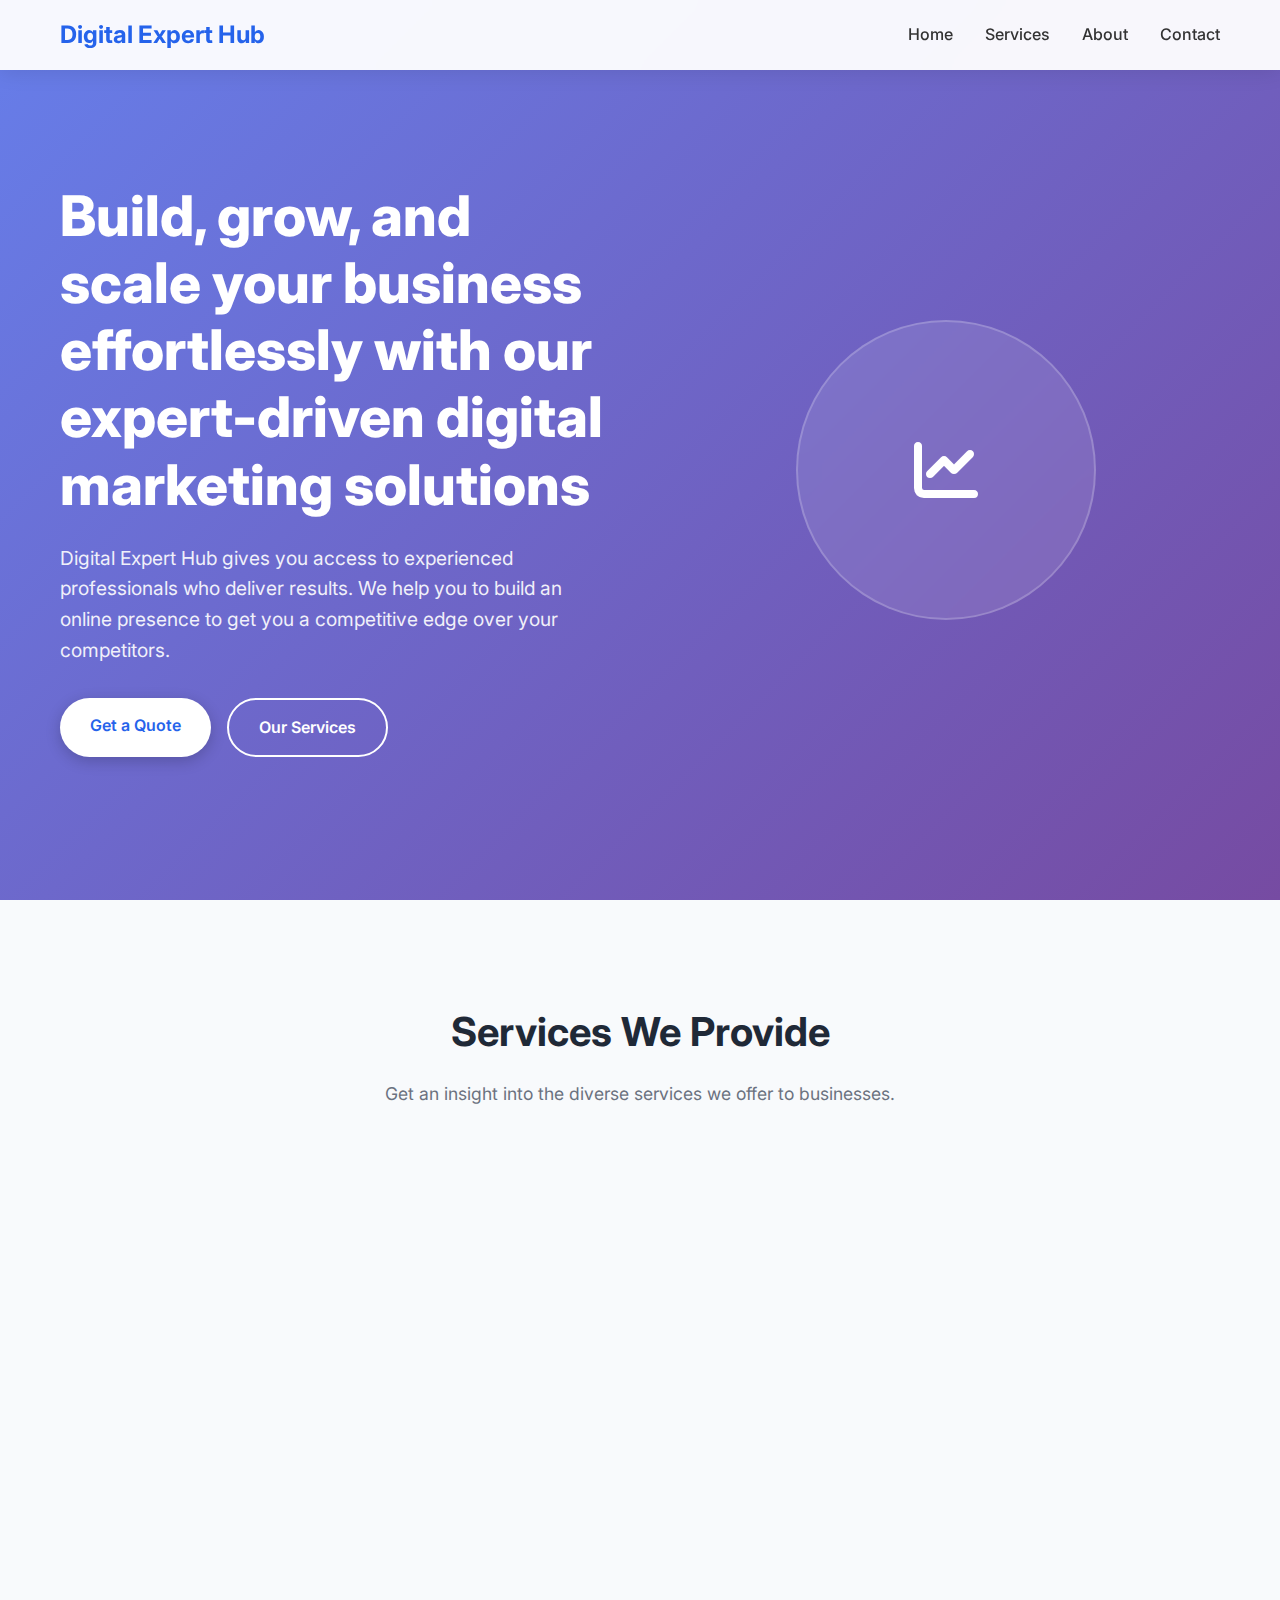
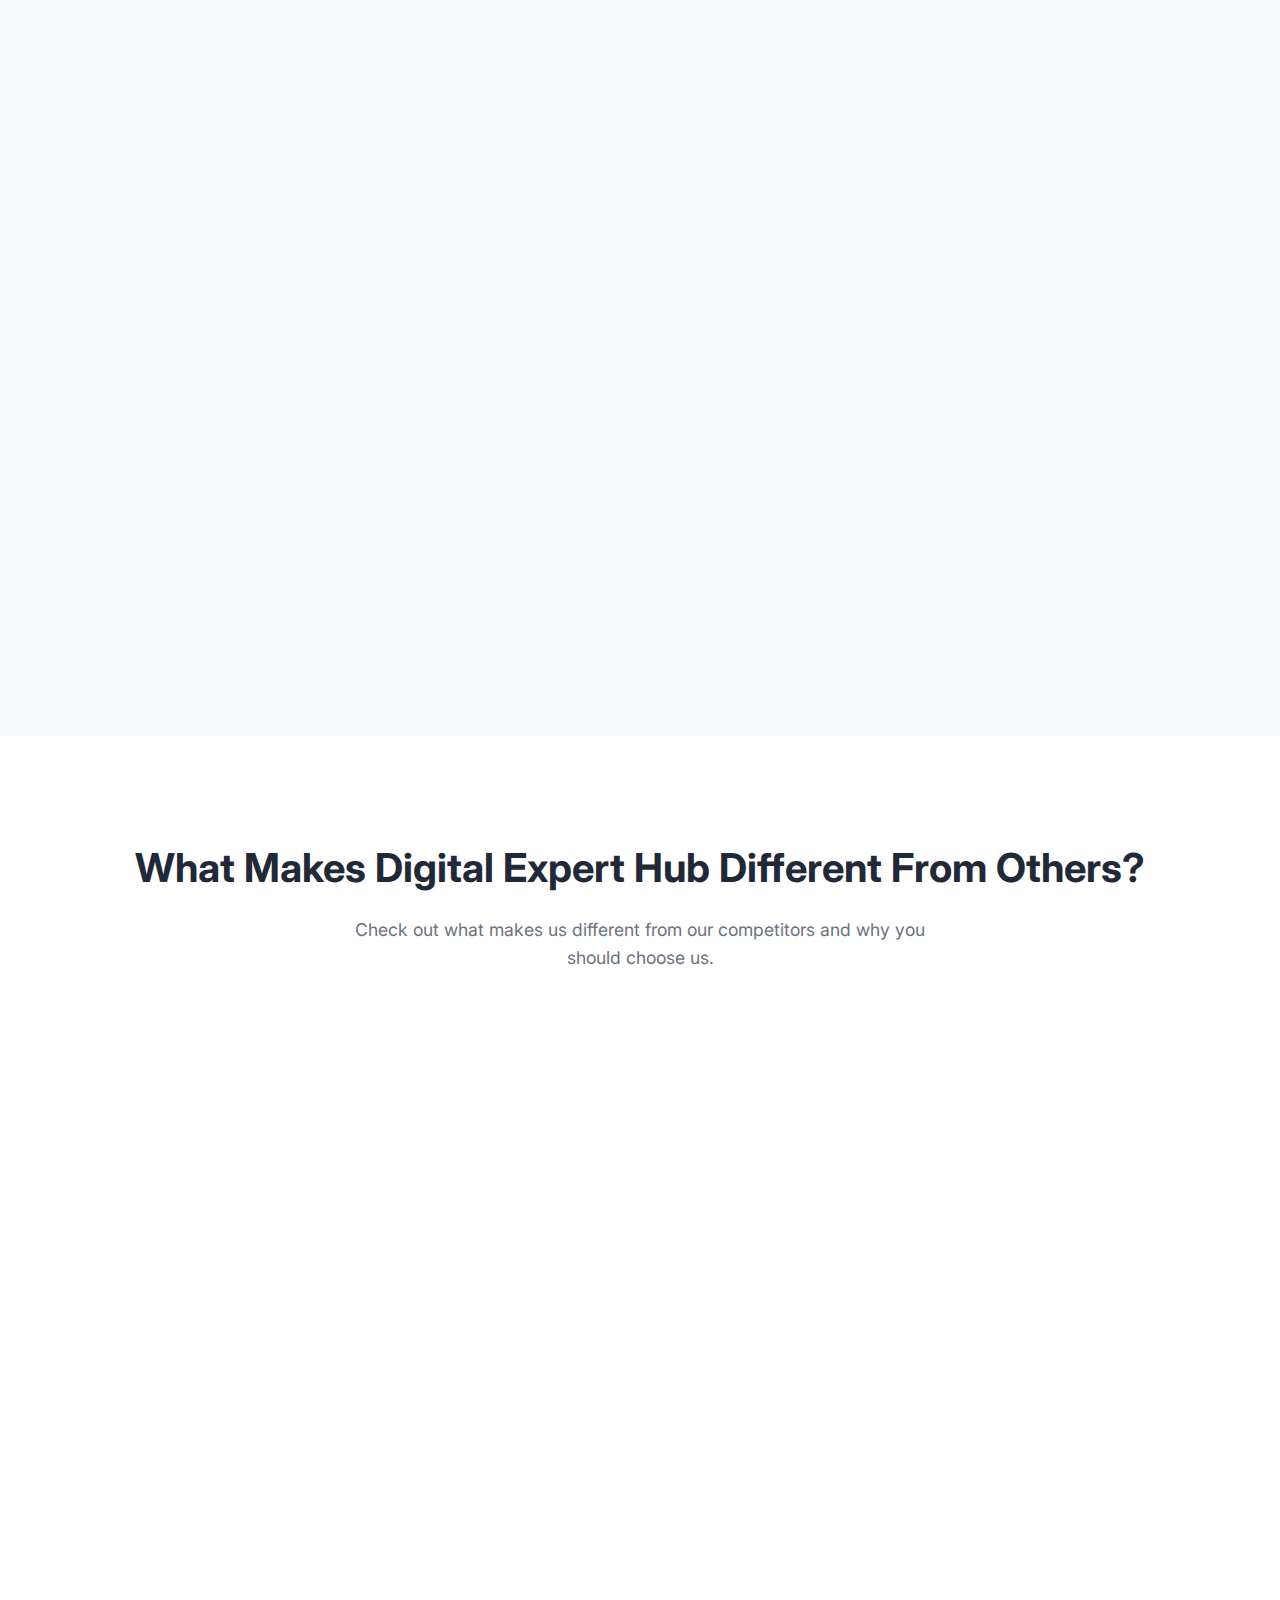
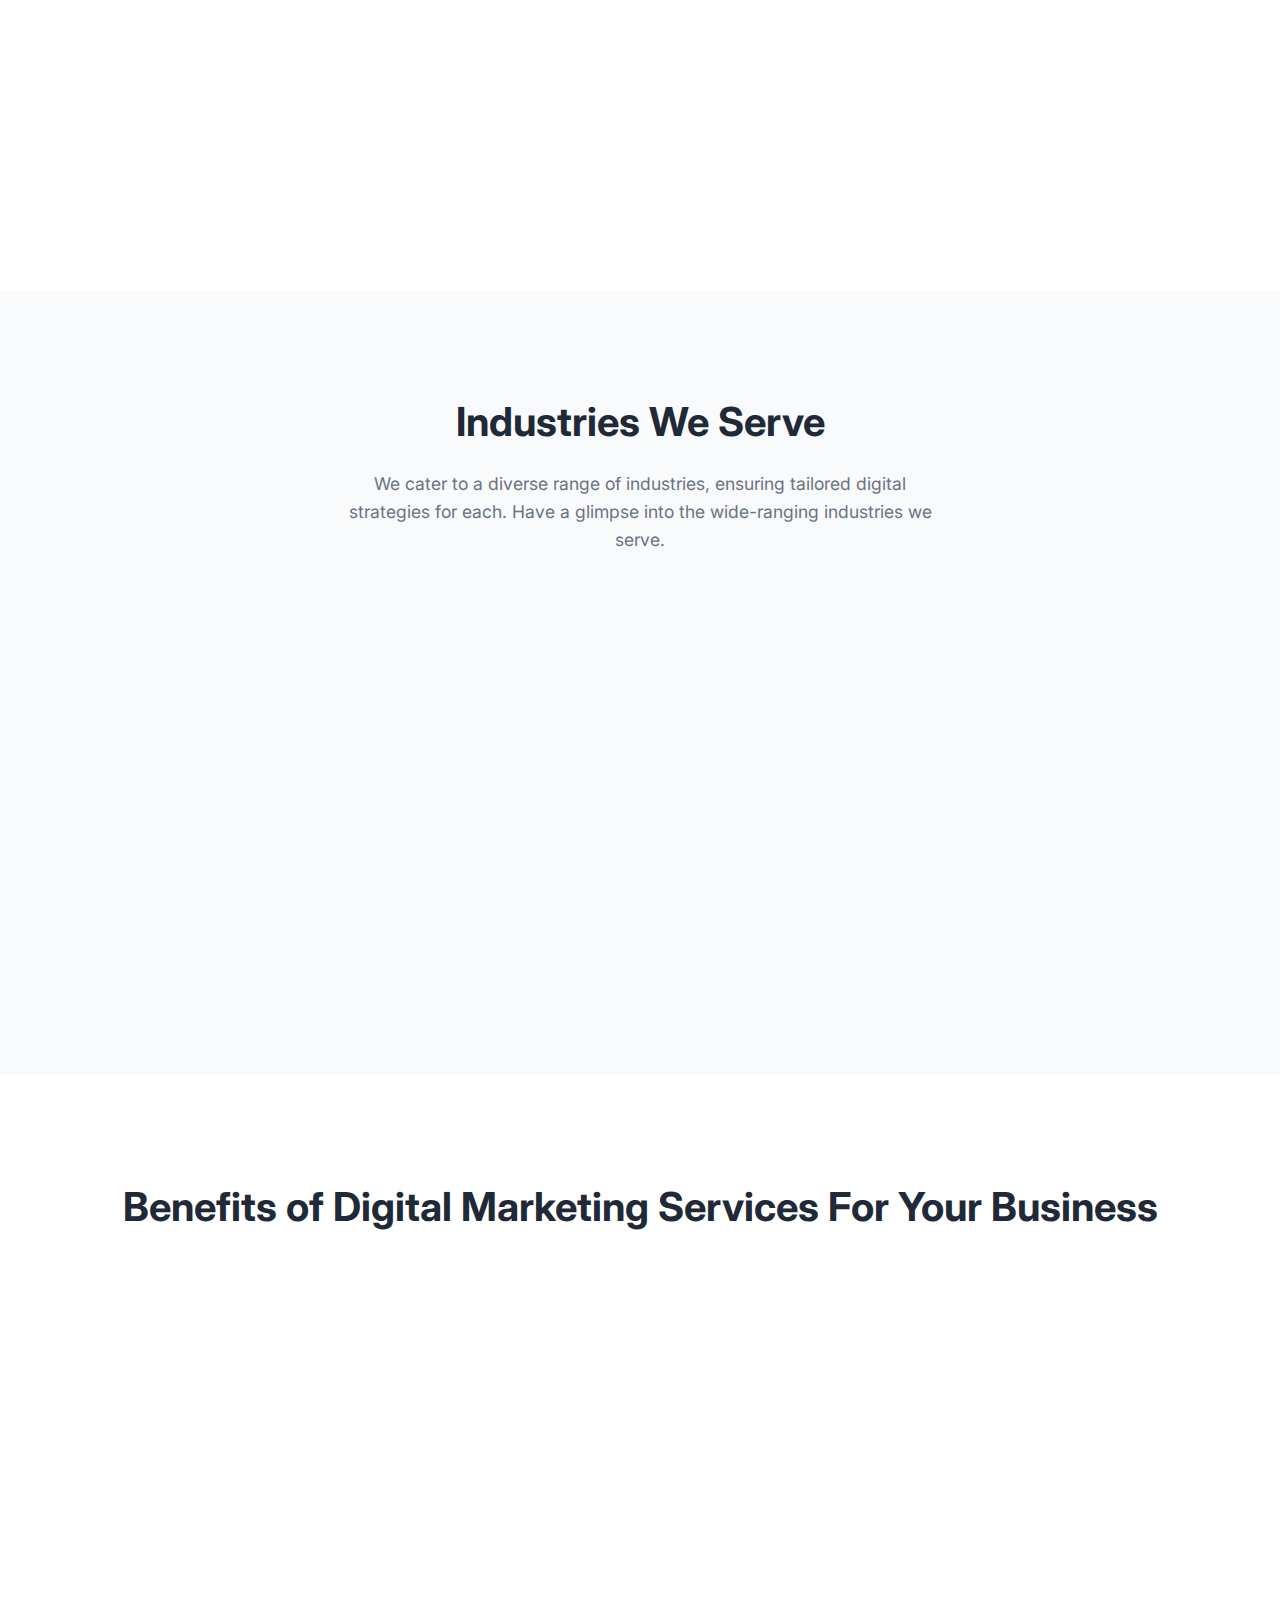
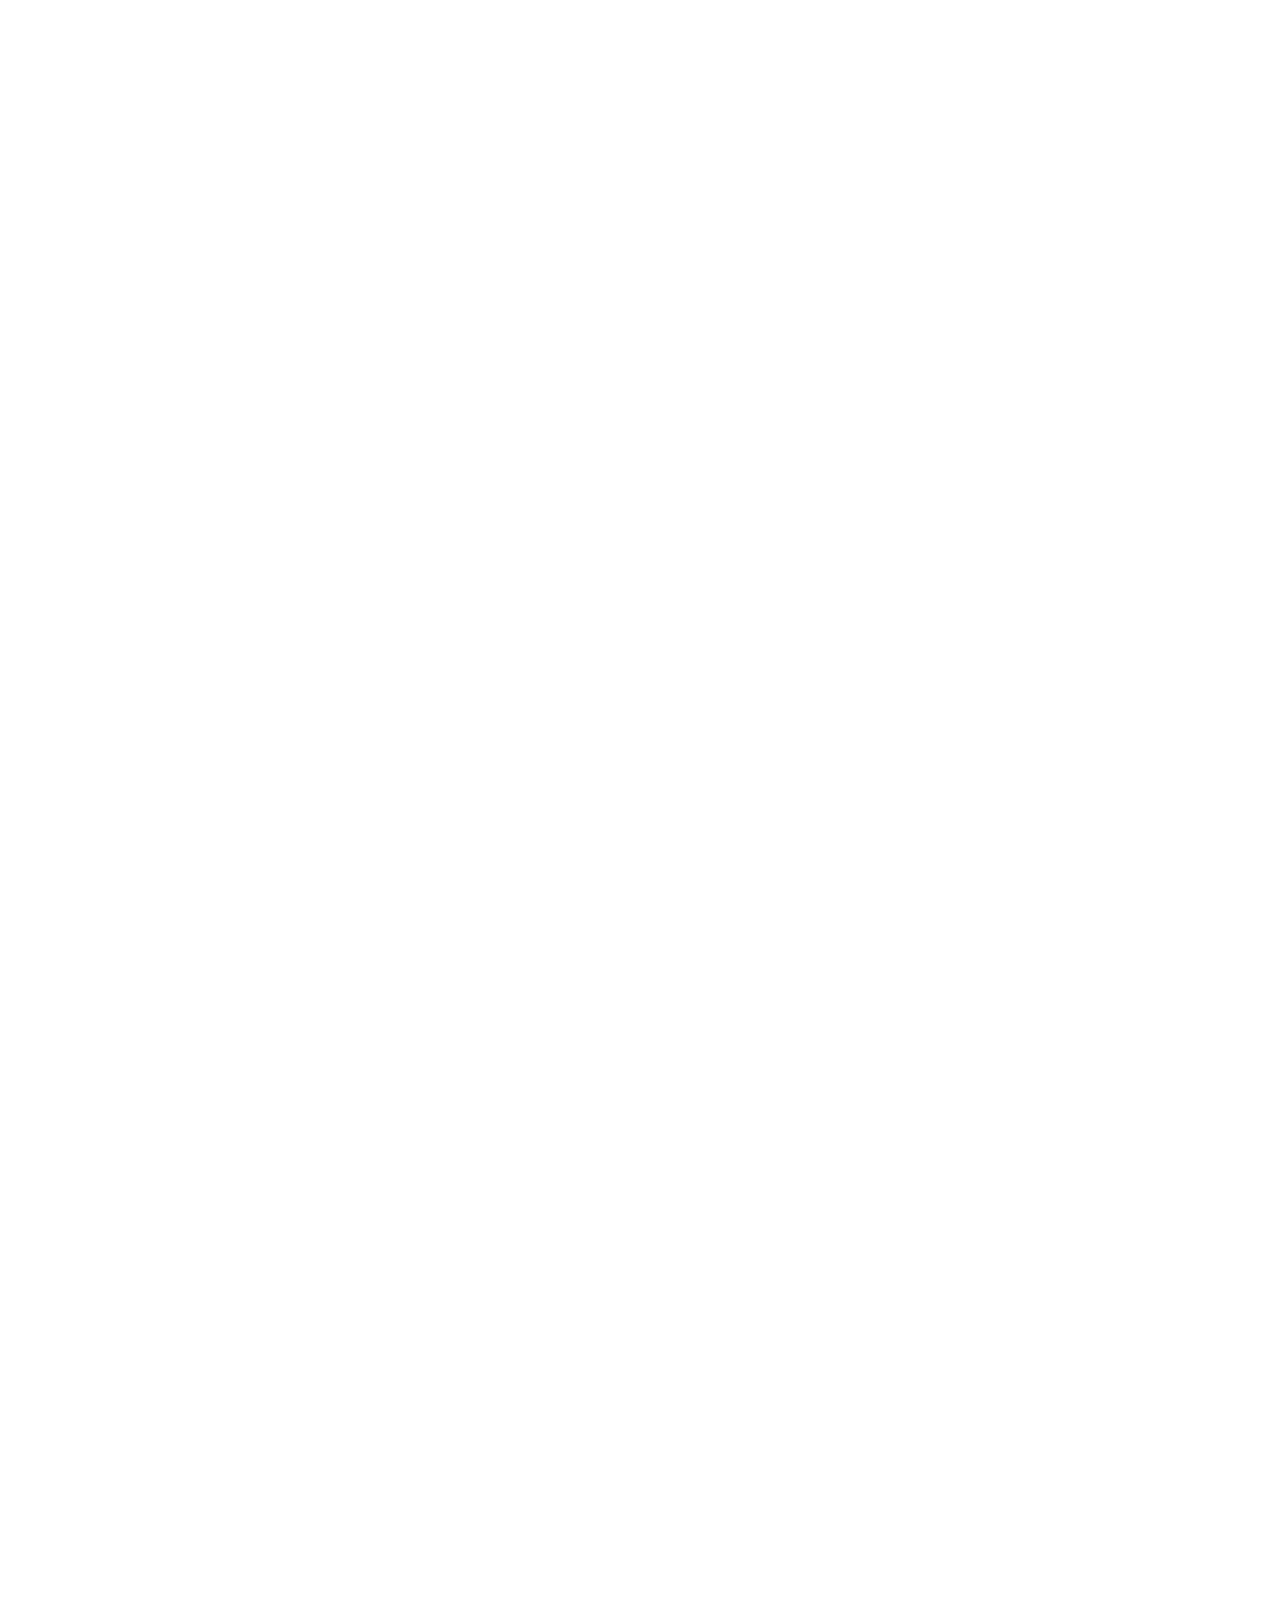
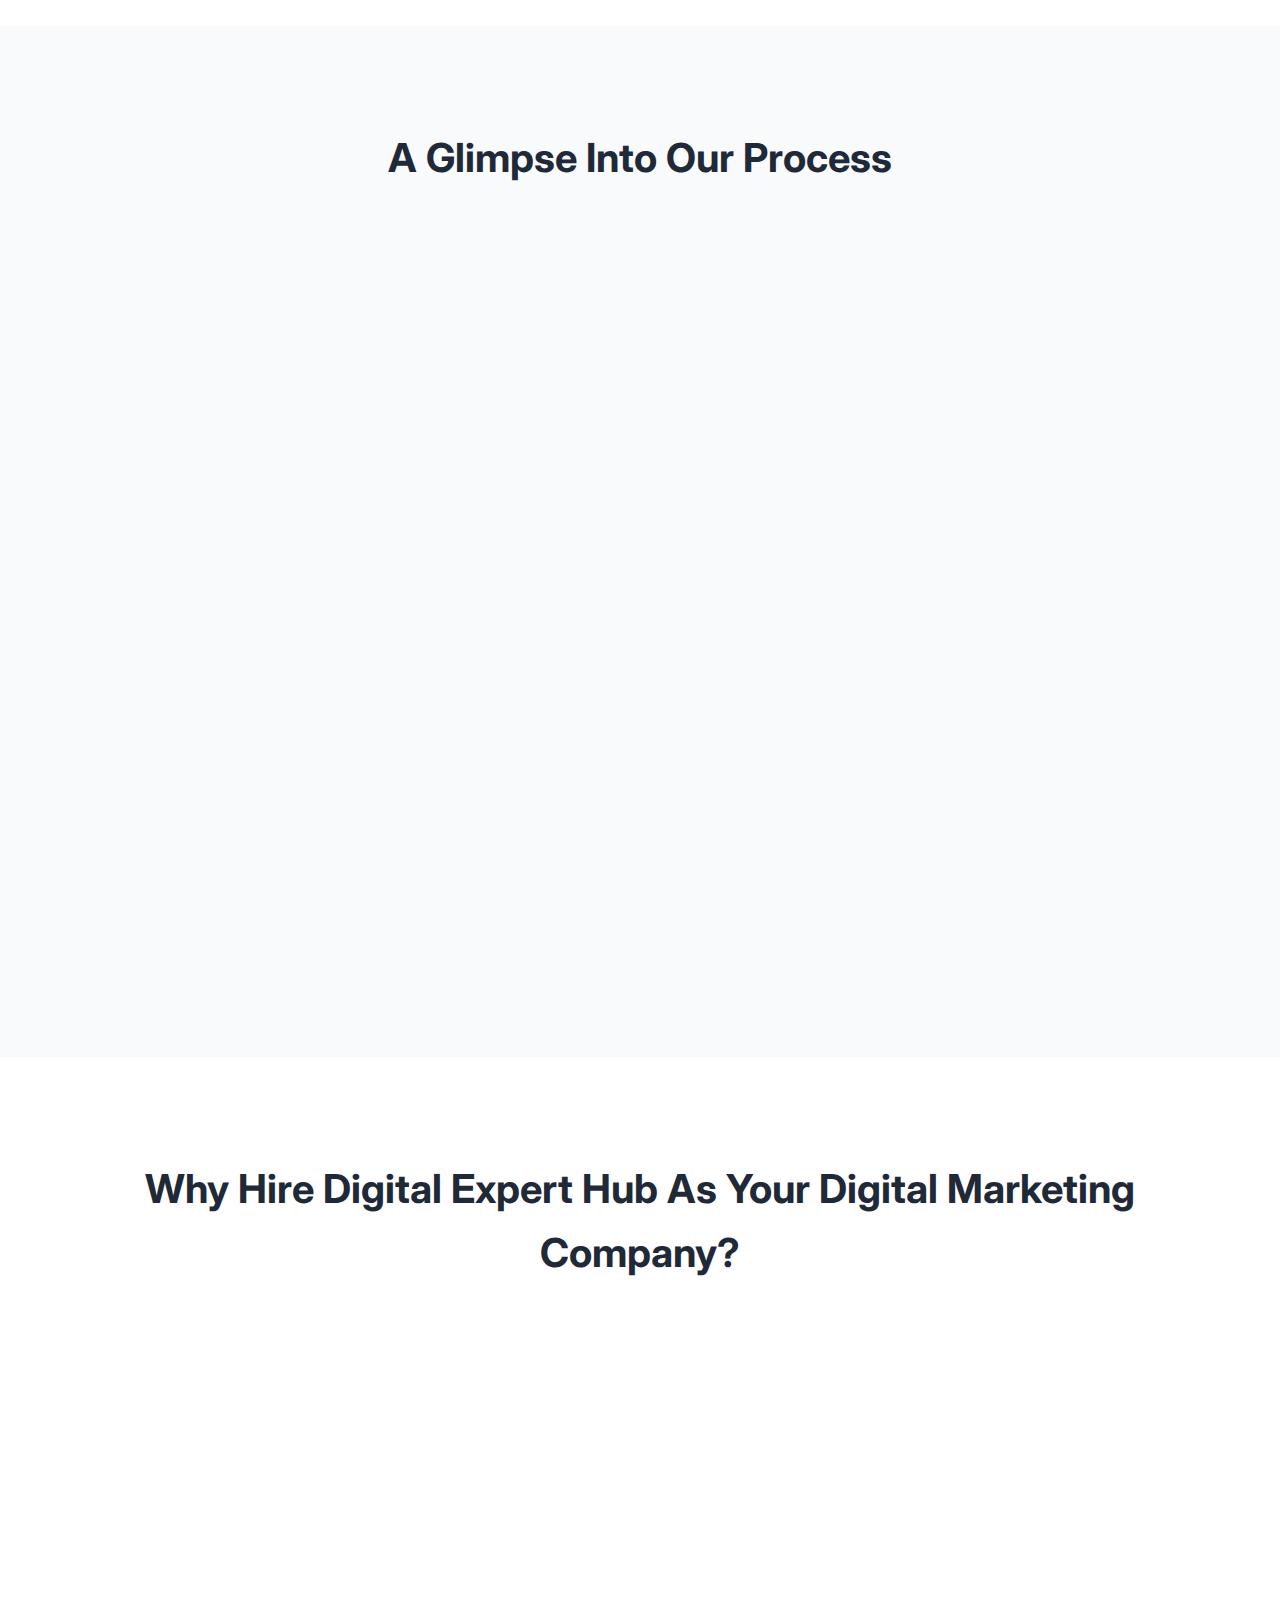
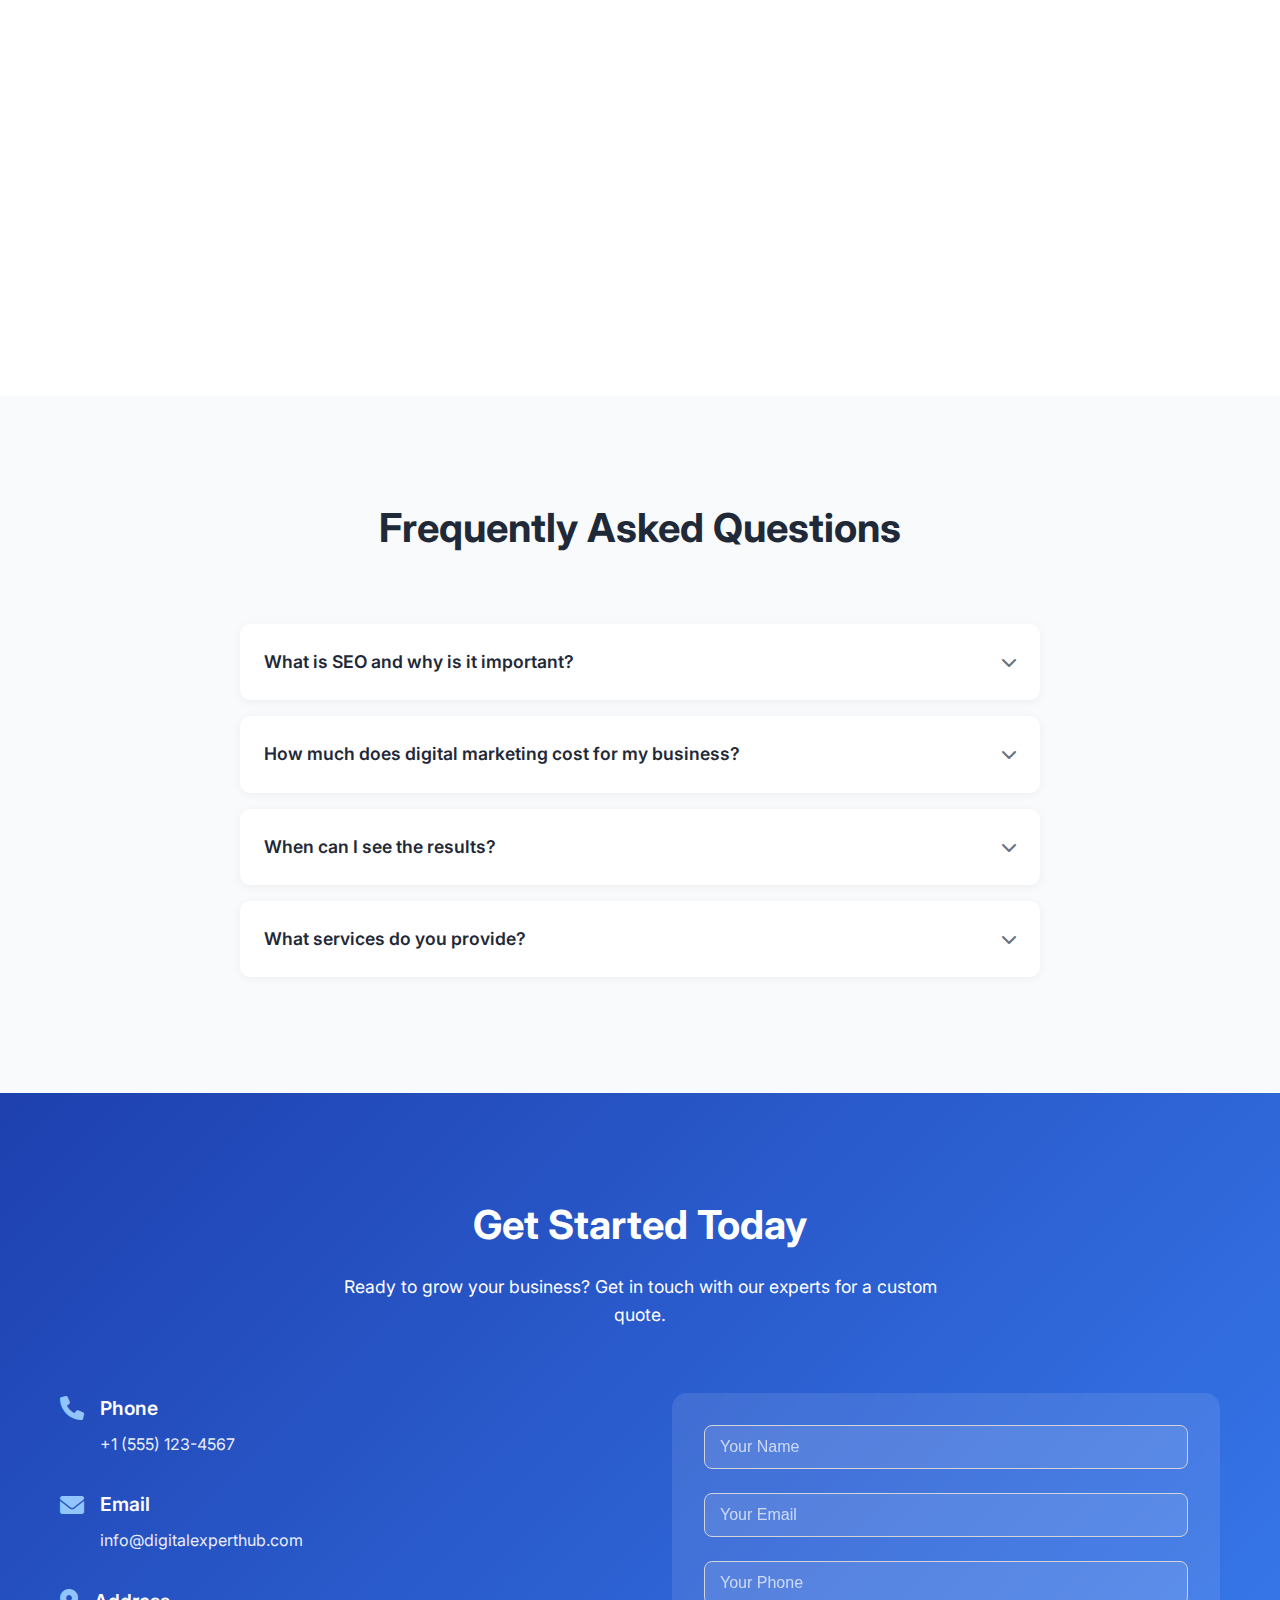
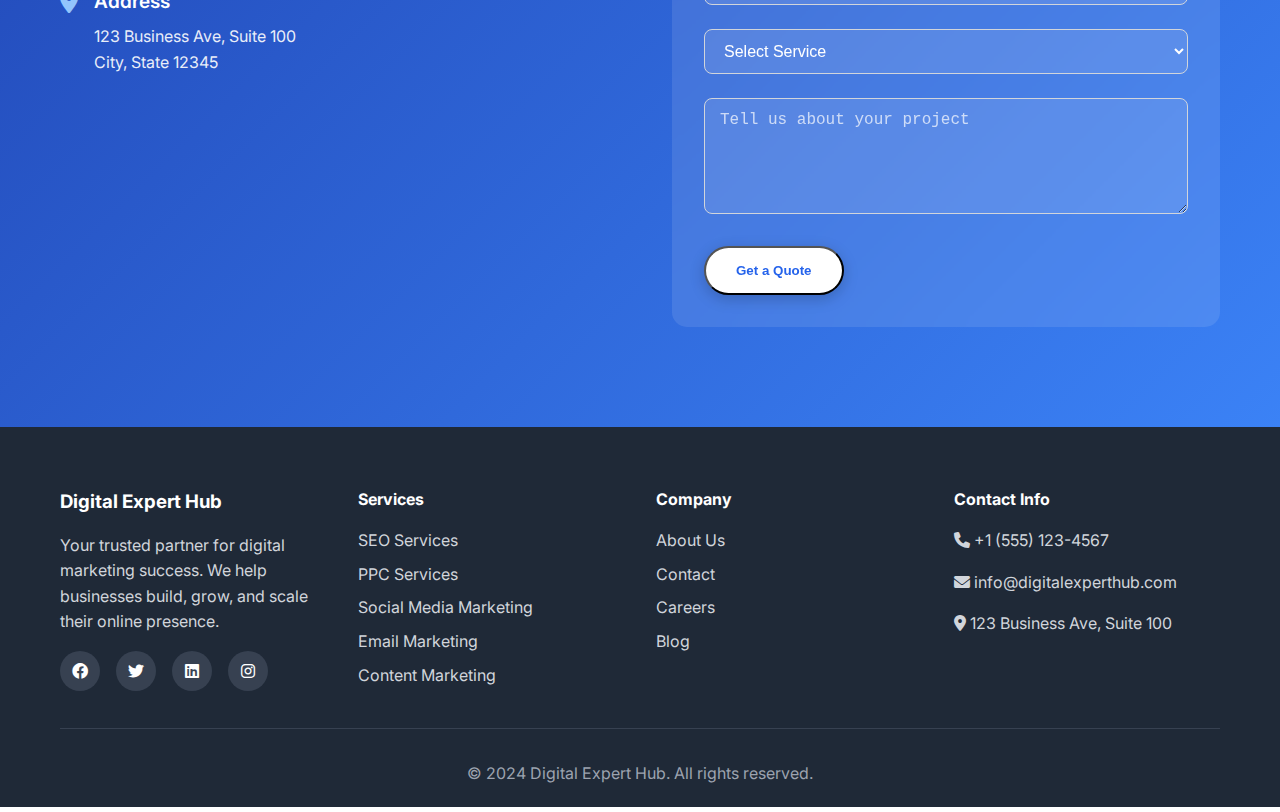
<file: index.html>
<!DOCTYPE html>
<html lang="en">
<head>
    <meta charset="UTF-8">
    <meta name="viewport" content="width=device-width, initial-scale=1.0">
    <meta name="description" content="Digital Expert Hub - Leading digital marketing agency offering SEO, PPC, social media marketing, email marketing, and content marketing services. Build, grow, and scale your business effortlessly.">
    <meta name="keywords" content="digital marketing agency, digital marketing company, digital marketing services, SEO services, PPC services, social media marketing, email marketing, content marketing">
    <title>Digital Expert Hub - Premier Digital Marketing Agency | SEO, PPC & More</title>
    <link rel="stylesheet" href="styles.css">
    <link href="https://cdnjs.cloudflare.com/ajax/libs/font-awesome/6.0.0/css/all.min.css" rel="stylesheet">
    <link href="https://fonts.googleapis.com/css2?family=Inter:wght@300;400;500;600;700;800&display=swap" rel="stylesheet">
</head>
<body>
    <!-- Navigation -->
    <nav class="navbar">
        <div class="nav-container">
            <div class="nav-logo">
                <h2>Digital Expert Hub</h2>
            </div>
            <ul class="nav-menu">
                <li><a href="index.html">Home</a></li>
                <li><a href="services.html">Services</a></li>
                <li><a href="about.html">About</a></li>
                <li><a href="contact.html">Contact</a></li>
            </ul>
            <div class="nav-toggle">
                <span class="bar"></span>
                <span class="bar"></span>
                <span class="bar"></span>
            </div>
        </div>
    </nav>

    <!-- Hero Section -->
    <section id="home" class="hero">
        <div class="hero-container">
            <div class="hero-content">
                <h1>Build, grow, and scale your business effortlessly with our expert-driven digital marketing solutions</h1>
                <p>Digital Expert Hub gives you access to experienced professionals who deliver results. We help you to build an online presence to get you a competitive edge over your competitors.</p>
                <div class="hero-buttons">
                    <a href="contact.html" class="btn-primary">Get a Quote</a>
                    <a href="services.html" class="btn-secondary">Our Services</a>
                </div>
            </div>
            <div class="hero-image">
                <div class="hero-graphic">
                    <i class="fas fa-chart-line"></i>
                </div>
            </div>
        </div>
    </section>

    <!-- Services Section -->
    <section id="services" class="services">
        <div class="container">
            <div class="section-header">
                <h2>Services We Provide</h2>
                <p>Get an insight into the diverse services we offer to businesses.</p>
            </div>
            <div class="services-grid">
                <div class="service-card">
                    <div class="service-icon">
                        <i class="fas fa-search"></i>
                    </div>
                    <h3>SEO</h3>
                    <p>Our team of search engine optimization services providers helps you reach the right audience by optimizing your website to bring you increased traffic and visibility. We bring you higher search engine rankings and ensure sustainable growth in the long run. Our experts implement proven strategies to keep you ahead of competitors.</p>
                </div>
                <div class="service-card">
                    <div class="service-icon">
                        <i class="fas fa-mouse-pointer"></i>
                    </div>
                    <h3>PPC</h3>
                    <p>Our pay-per-click services bring you immediate visibility and fast results by ensuring your ads appear on the search result pages. We make sure your ads are seen by the right audience by targeting specific demography, interests, locations, and keywords. Maximize your ROI with precision-targeted PPC ads.</p>
                </div>
                <div class="service-card">
                    <div class="service-icon">
                        <i class="fab fa-facebook"></i>
                    </div>
                    <h3>Social Media Marketing</h3>
                    <p>We help you reach a wider audience and make your brand recognizable with our social media marketing services. Our social media executives create engaging content for your social platforms to build your online presence and get engagement. Strengthen customer relationships through strategic social media marketing.</p>
                </div>
                <div class="service-card">
                    <div class="service-icon">
                        <i class="fas fa-envelope"></i>
                    </div>
                    <h3>Email Marketing Services</h3>
                    <p>Our email marketing services help you to keep your potential customers engaged and informed, resulting in more traffic to your website and landing pages. Keep your customers engaged, improve retention, and drive more sales. Get measurable results with our email marketing services.</p>
                </div>
                <div class="service-card">
                    <div class="service-icon">
                        <i class="fas fa-pen-fancy"></i>
                    </div>
                    <h3>Content Marketing Services</h3>
                    <p>We help you establish thought leadership in the industry by creating high-quality and engaging content with our content marketing services. Boost search rankings with keyword-rich, high-quality content. We help you drive sales and increase revenue by building relationships with your customers.</p>
                </div>
                <div class="service-card">
                    <div class="service-icon">
                        <i class="fas fa-user-tie"></i>
                    </div>
                    <h3>Buyer Persona Creation</h3>
                    <p>We create detailed buyer personas to help you understand your target audience better. Our buyer persona creation services ensure your marketing efforts are precisely targeted and more effective.</p>
                </div>
            </div>
        </div>
    </section>

    <!-- What Makes Us Different -->
    <section id="about" class="differentiators">
        <div class="container">
            <div class="section-header">
                <h2>What Makes Digital Expert Hub Different From Others?</h2>
                <p>Check out what makes us different from our competitors and why you should choose us.</p>
            </div>
            <div class="differentiators-grid">
                <div class="diff-card">
                    <div class="diff-icon">
                        <i class="fas fa-graduation-cap"></i>
                    </div>
                    <h3>Expertise</h3>
                    <p>Digital Expert Hub has years of experience in digital marketing and has helped thousands of businesses grow their online presence. From designing your website to promoting it on social media, we handle everything for you.</p>
                </div>
                <div class="diff-card">
                    <div class="diff-icon">
                        <i class="fas fa-cogs"></i>
                    </div>
                    <h3>Custom Solutions</h3>
                    <p>We create personalized digital marketing solutions tailored to your business needs. Instead, we devise tailored solutions depending on your needs, requirements and goals to bring you the desired results within the stipulated time period.</p>
                </div>
                <div class="diff-card">
                    <div class="diff-icon">
                        <i class="fas fa-trophy"></i>
                    </div>
                    <h3>Proven Track Record</h3>
                    <p>We deliver proven results, not just promises. We have helped thousands of businesses improve their search engine rankings, grow their organic traffic, and get leads.</p>
                </div>
                <div class="diff-card">
                    <div class="diff-icon">
                        <i class="fas fa-dollar-sign"></i>
                    </div>
                    <h3>Cost-Effective Solutions</h3>
                    <p>Our services do not ask you to break the bank and think about your budget. Our digital marketing services are cost-effective and can be easily afforded by businesses of all sizes.</p>
                </div>
            </div>
        </div>
    </section>

    <!-- Industries Section -->
    <section id="industries" class="industries">
        <div class="container">
            <div class="section-header">
                <h2>Industries We Serve</h2>
                <p>We cater to a diverse range of industries, ensuring tailored digital strategies for each. Have a glimpse into the wide-ranging industries we serve.</p>
            </div>
            <div class="industries-grid">
                <div class="industry-item">
                    <i class="fas fa-credit-card"></i>
                    <span>Fintech</span>
                </div>
                <div class="industry-item">
                    <i class="fas fa-heartbeat"></i>
                    <span>Healthcare</span>
                </div>
                <div class="industry-item">
                    <i class="fas fa-building"></i>
                    <span>Real Estate</span>
                </div>
                <div class="industry-item">
                    <i class="fas fa-shopping-cart"></i>
                    <span>E-commerce</span>
                </div>
                <div class="industry-item">
                    <i class="fas fa-graduation-cap"></i>
                    <span>E-learning</span>
                </div>
                <div class="industry-item">
                    <i class="fas fa-link"></i>
                    <span>Blockchain Technology</span>
                </div>
            </div>
        </div>
    </section>

    <!-- Benefits Section -->
    <section class="benefits">
        <div class="container">
            <div class="section-header">
                <h2>Benefits of Digital Marketing Services For Your Business</h2>
            </div>
            <div class="benefits-grid">
                <div class="benefit-item">
                    <div class="benefit-icon">
                        <i class="fas fa-eye"></i>
                    </div>
                    <h3>Increased Online Visibility and Brand Awareness</h3>
                    <p>Reach a wider audience with the help of digital marketing for businesses. Digital marketing helps you find new markets and customers, increasing your online visibility and brand awareness. Unlock a strong online presence for your business partnering with our digital marketing agency.</p>
                </div>
                <div class="benefit-item">
                    <div class="benefit-icon">
                        <i class="fas fa-chess"></i>
                    </div>
                    <h3>Competitive Edge</h3>
                    <p>Stay ahead by adapting to market trends and customer behaviors in real time. With this, you can stay ahead of your competitors and get an edge over them in the market thanks to digital marketing services for businesses.</p>
                </div>
                <div class="benefit-item">
                    <div class="benefit-icon">
                        <i class="fas fa-users"></i>
                    </div>
                    <h3>Customer Engagement and Loyalty</h3>
                    <p>Create personalized experiences for customers, foster stronger relationships, and build customer loyalty with digital marketing services. Digital marketing enables you to have real-time interaction with your customers on social media platforms and improve your customer service.</p>
                </div>
                <div class="benefit-item">
                    <div class="benefit-icon">
                        <i class="fas fa-chart-bar"></i>
                    </div>
                    <h3>Measurable Results</h3>
                    <p>Businesses can now measure the success of their efforts, and figure out what's working and what's not with digital marketing campaigns. These campaigns are easily trackable and help businesses make data-driven decisions. It helps you to precisely target your audience depending on their interests and behaviors.</p>
                </div>
                <div class="benefit-item">
                    <div class="benefit-icon">
                        <i class="fas fa-piggy-bank"></i>
                    </div>
                    <h3>Cost-Effective</h3>
                    <p>Another notable benefit of digital marketing is that this is cost-effective. Affordable solutions that maximize ROI without exceeding your budget. These are easily affordable and bring the best return on investment. Get the desired results without spending huge dollars.</p>
                </div>
            </div>
        </div>
    </section>

    <!-- Process Section -->
    <section id="process" class="process">
        <div class="container">
            <div class="section-header">
                <h2>A Glimpse Into Our Process</h2>
            </div>
            <div class="process-timeline">
                <div class="process-step">
                    <div class="step-number">1</div>
                    <div class="step-content">
                        <h3>Research and Analysis</h3>
                        <p>We get to understand your target audience first, analyze your competitors, and conduct extensive keyword research to find the phrases your audience uses online.</p>
                    </div>
                </div>
                <div class="process-step">
                    <div class="step-number">2</div>
                    <div class="step-content">
                        <h3>Custom Strategy</h3>
                        <p>Depending on your needs and goals, we prepare a custom strategy to bring you the results within the said time frame.</p>
                    </div>
                </div>
                <div class="process-step">
                    <div class="step-number">3</div>
                    <div class="step-content">
                        <h3>Content Creation</h3>
                        <p>We create high-quality, engaging, and informative content for your website and social media handles to boost your website's search engine rankings.</p>
                    </div>
                </div>
                <div class="process-step">
                    <div class="step-number">4</div>
                    <div class="step-content">
                        <h3>Execution</h3>
                        <p>Next, we run targeted campaigns and build relationships with your audience on social media platforms to get you leads.</p>
                    </div>
                </div>
                <div class="process-step">
                    <div class="step-number">5</div>
                    <div class="step-content">
                        <h3>Tracking Performance</h3>
                        <p>Lastly, we measure the performance of our efforts, identify what's working, and make the required tweaks to bring the results.</p>
                    </div>
                </div>
            </div>
        </div>
    </section>

    <!-- Why Choose Us -->
    <section class="why-choose">
        <div class="container">
            <div class="section-header">
                <h2>Why Hire Digital Expert Hub As Your Digital Marketing Company?</h2>
            </div>
            <div class="why-grid">
                <div class="why-item">
                    <h3>Years of Expertise</h3>
                    <p>We have 7+ years of experience as a digital marketing company and are widely regarded as the best digital marketing agency.</p>
                </div>
                <div class="why-item">
                    <h3>Desired Results</h3>
                    <p>We deliver real, measurable results—no empty promises. This is what makes us the best digital marketing agency.</p>
                </div>
                <div class="why-item">
                    <h3>Team of Professionals</h3>
                    <p>Our seasoned experts bring years of industry knowledge to every project and ensure you the desired results within the timeline.</p>
                </div>
                <div class="why-item">
                    <h3>Comprehensive Range of Services</h3>
                    <p>We do not offer one but a comprehensive range of services including search engine optimization services, pay-per-click services, email marketing, and content marketing services.</p>
                </div>
            </div>
        </div>
    </section>

    <!-- FAQ Section -->
    <section class="faq">
        <div class="container">
            <div class="section-header">
                <h2>Frequently Asked Questions</h2>
            </div>
            <div class="faq-container">
                <div class="faq-item">
                    <div class="faq-question">
                        <h3>What is SEO and why is it important?</h3>
                        <i class="fas fa-chevron-down"></i>
                    </div>
                    <div class="faq-answer">
                        <p>SEO refers to the search engine optimization services and is meant to improve the website's visibility in the search engine. This is done primarily to get visibility and leads.</p>
                    </div>
                </div>
                <div class="faq-item">
                    <div class="faq-question">
                        <h3>How much does digital marketing cost for my business?</h3>
                        <i class="fas fa-chevron-down"></i>
                    </div>
                    <div class="faq-answer">
                        <p>The digital marketing cost varies from business to business. Get in touch with our team to get a custom quote.</p>
                    </div>
                </div>
                <div class="faq-item">
                    <div class="faq-question">
                        <h3>When can I see the results?</h3>
                        <i class="fas fa-chevron-down"></i>
                    </div>
                    <div class="faq-answer">
                        <p>The results usually take around 3-6 months. But this is not fixed and varies depending on your niche, industry and the complexity.</p>
                    </div>
                </div>
                <div class="faq-item">
                    <div class="faq-question">
                        <h3>What services do you provide?</h3>
                        <i class="fas fa-chevron-down"></i>
                    </div>
                    <div class="faq-answer">
                        <p>We offer diverse digital marketing services to businesses such as: SEO, PPC, Content marketing, Email marketing</p>
                    </div>
                </div>
            </div>
        </div>
    </section>

    <!-- Contact Section -->
    <section id="contact" class="contact">
        <div class="container">
            <div class="section-header">
                <h2>Get Started Today</h2>
                <p>Ready to grow your business? Get in touch with our experts for a custom quote.</p>
            </div>
            <div class="contact-content">
                <div class="contact-info">
                    <div class="contact-item">
                        <i class="fas fa-phone"></i>
                        <div>
                            <h3>Phone</h3>
                            <p>+1 (555) 123-4567</p>
                        </div>
                    </div>
                    <div class="contact-item">
                        <i class="fas fa-envelope"></i>
                        <div>
                            <h3>Email</h3>
                            <p>info@digitalexperthub.com</p>
                        </div>
                    </div>
                    <div class="contact-item">
                        <i class="fas fa-map-marker-alt"></i>
                        <div>
                            <h3>Address</h3>
                            <p>123 Business Ave, Suite 100<br>City, State 12345</p>
                        </div>
                    </div>
                </div>
                <div class="contact-form">
                    <form>
                        <div class="form-group">
                            <input type="text" placeholder="Your Name" required>
                        </div>
                        <div class="form-group">
                            <input type="email" placeholder="Your Email" required>
                        </div>
                        <div class="form-group">
                            <input type="tel" placeholder="Your Phone">
                        </div>
                        <div class="form-group">
                            <select required>
                                <option value="">Select Service</option>
                                <option value="seo">SEO Services</option>
                                <option value="ppc">PPC Services</option>
                                <option value="social">Social Media Marketing</option>
                                <option value="email">Email Marketing</option>
                                <option value="content">Content Marketing</option>
                                <option value="all">All Services</option>
                            </select>
                        </div>
                        <div class="form-group">
                            <textarea placeholder="Tell us about your project" rows="5"></textarea>
                        </div>
                        <button type="submit" class="btn-primary">Get a Quote</button>
                    </form>
                </div>
            </div>
        </div>
    </section>

    <!-- Footer -->
    <footer class="footer">
        <div class="container">
            <div class="footer-content">
                <div class="footer-section">
                    <h3>Digital Expert Hub</h3>
                    <p>Your trusted partner for digital marketing success. We help businesses build, grow, and scale their online presence.</p>
                    <div class="social-links">
                        <a href="#"><i class="fab fa-facebook"></i></a>
                        <a href="#"><i class="fab fa-twitter"></i></a>
                        <a href="#"><i class="fab fa-linkedin"></i></a>
                        <a href="#"><i class="fab fa-instagram"></i></a>
                    </div>
                </div>
                <div class="footer-section">
                    <h4>Services</h4>
                    <ul>
                        <li><a href="services.html">SEO Services</a></li>
                        <li><a href="services.html">PPC Services</a></li>
                        <li><a href="services.html">Social Media Marketing</a></li>
                        <li><a href="services.html">Email Marketing</a></li>
                        <li><a href="services.html">Content Marketing</a></li>
                    </ul>
                </div>
                <div class="footer-section">
                    <h4>Company</h4>
                    <ul>
                        <li><a href="about.html">About Us</a></li>
                        <li><a href="contact.html">Contact</a></li>
                        <li><a href="#">Careers</a></li>
                        <li><a href="#">Blog</a></li>
                    </ul>
                </div>
                <div class="footer-section">
                    <h4>Contact Info</h4>
                    <p><i class="fas fa-phone"></i> +1 (555) 123-4567</p>
                    <p><i class="fas fa-envelope"></i> info@digitalexperthub.com</p>
                    <p><i class="fas fa-map-marker-alt"></i> 123 Business Ave, Suite 100</p>
                </div>
            </div>
            <div class="footer-bottom">
                <p>&copy; 2024 Digital Expert Hub. All rights reserved.</p>
            </div>
        </div>
    </footer>

    <script src="script.js"></script>
</body>
</html>
</file>
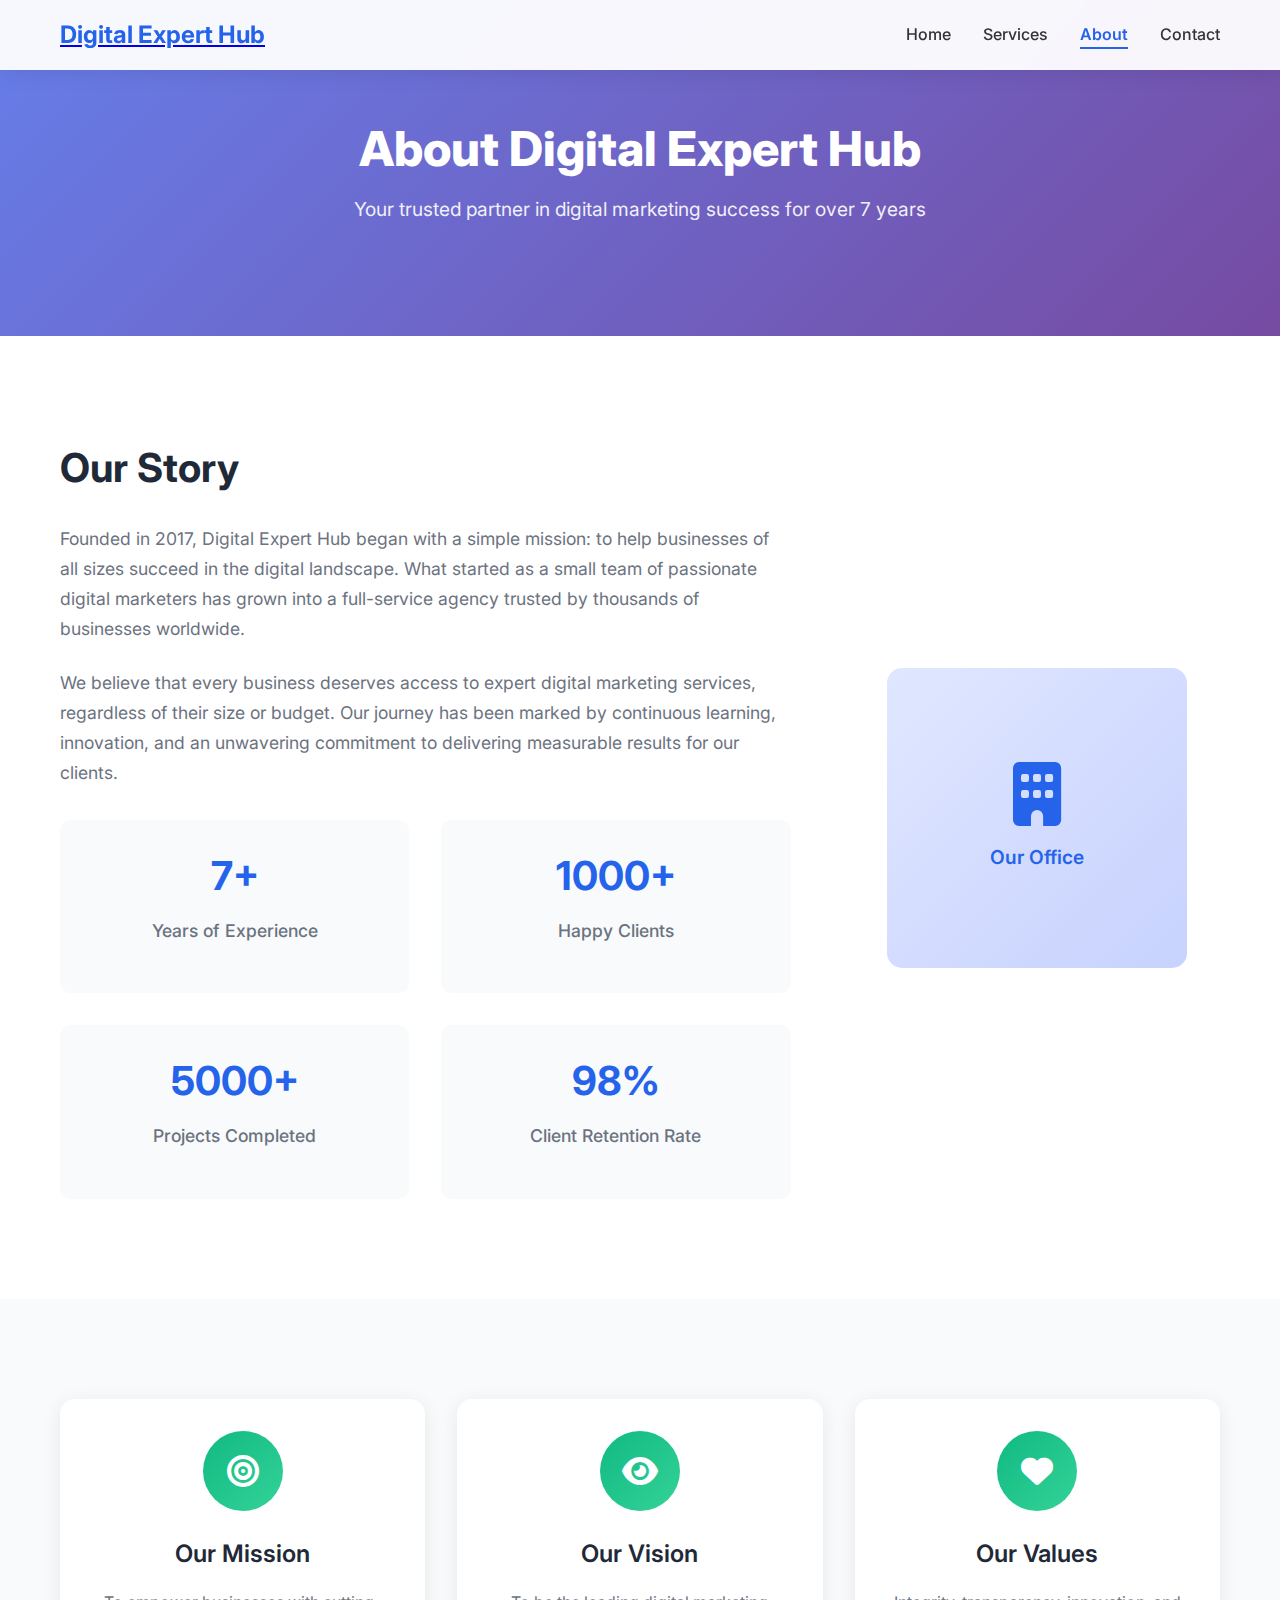
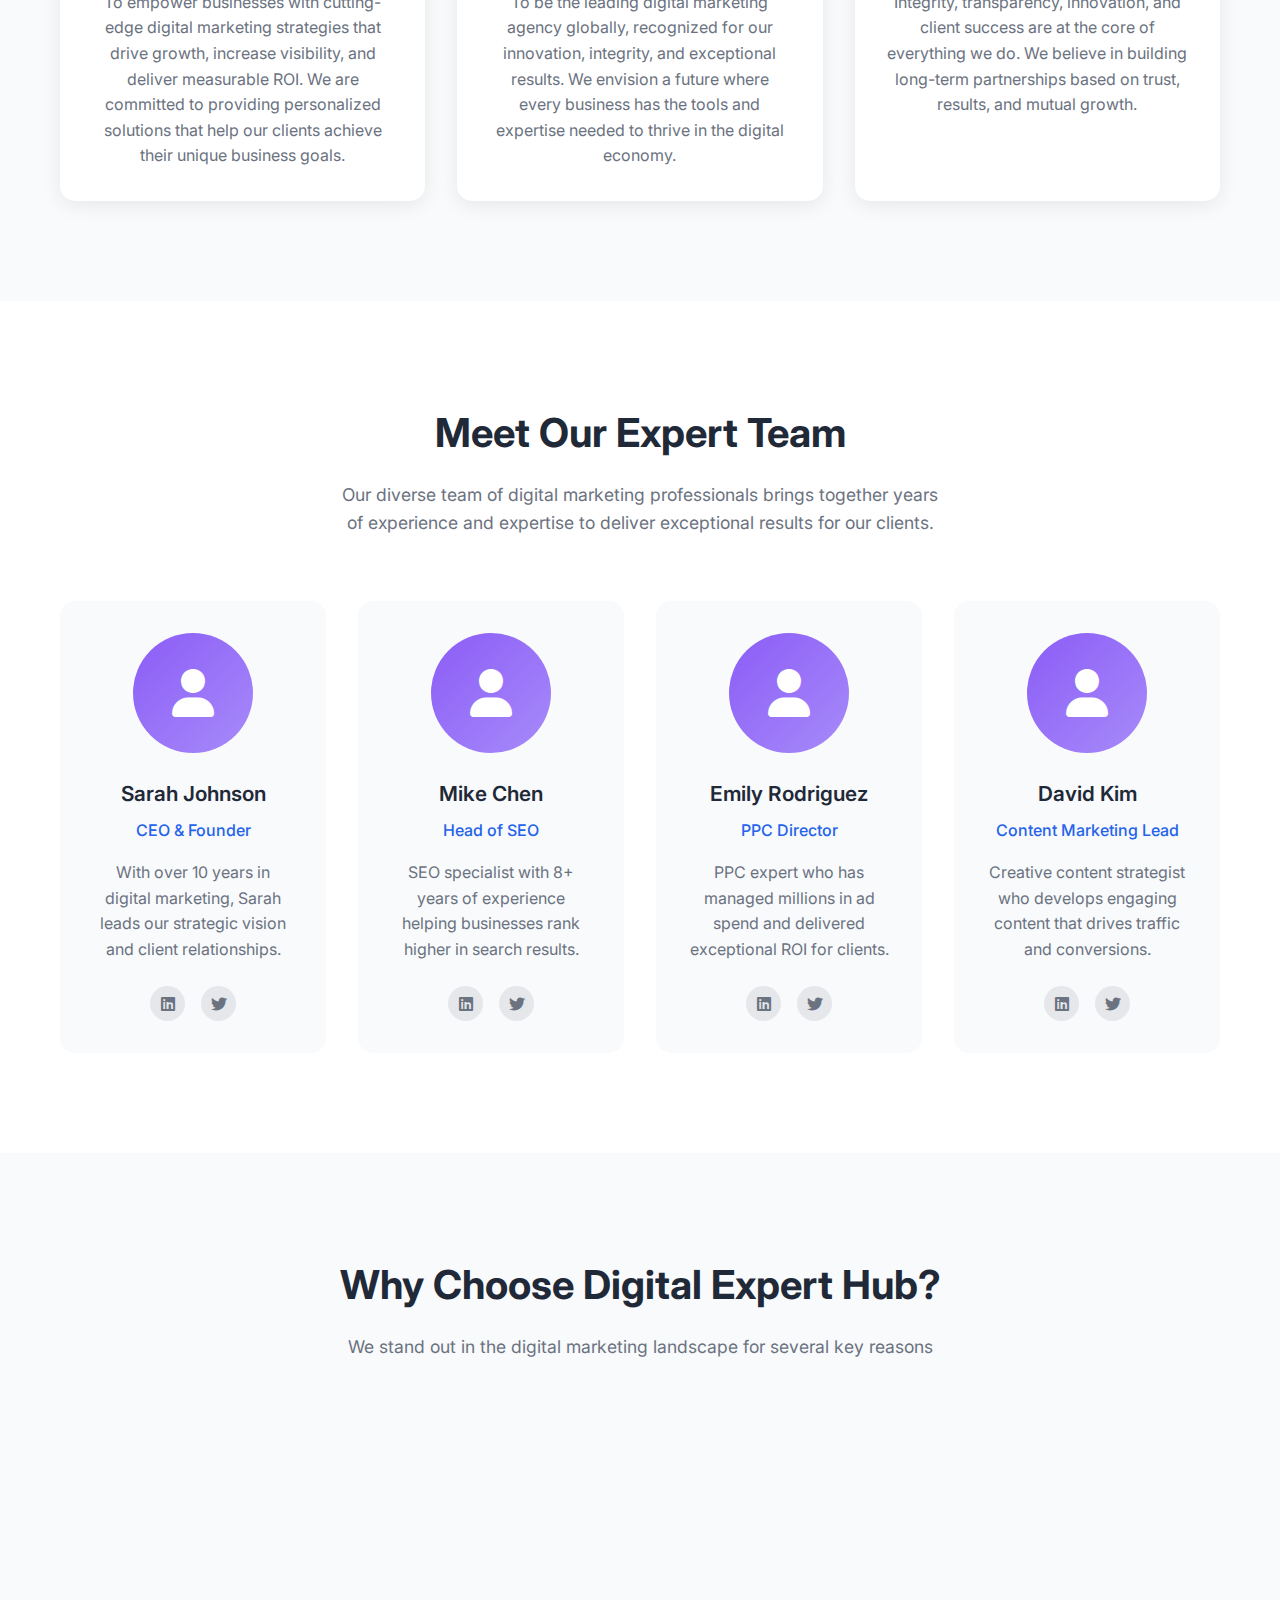
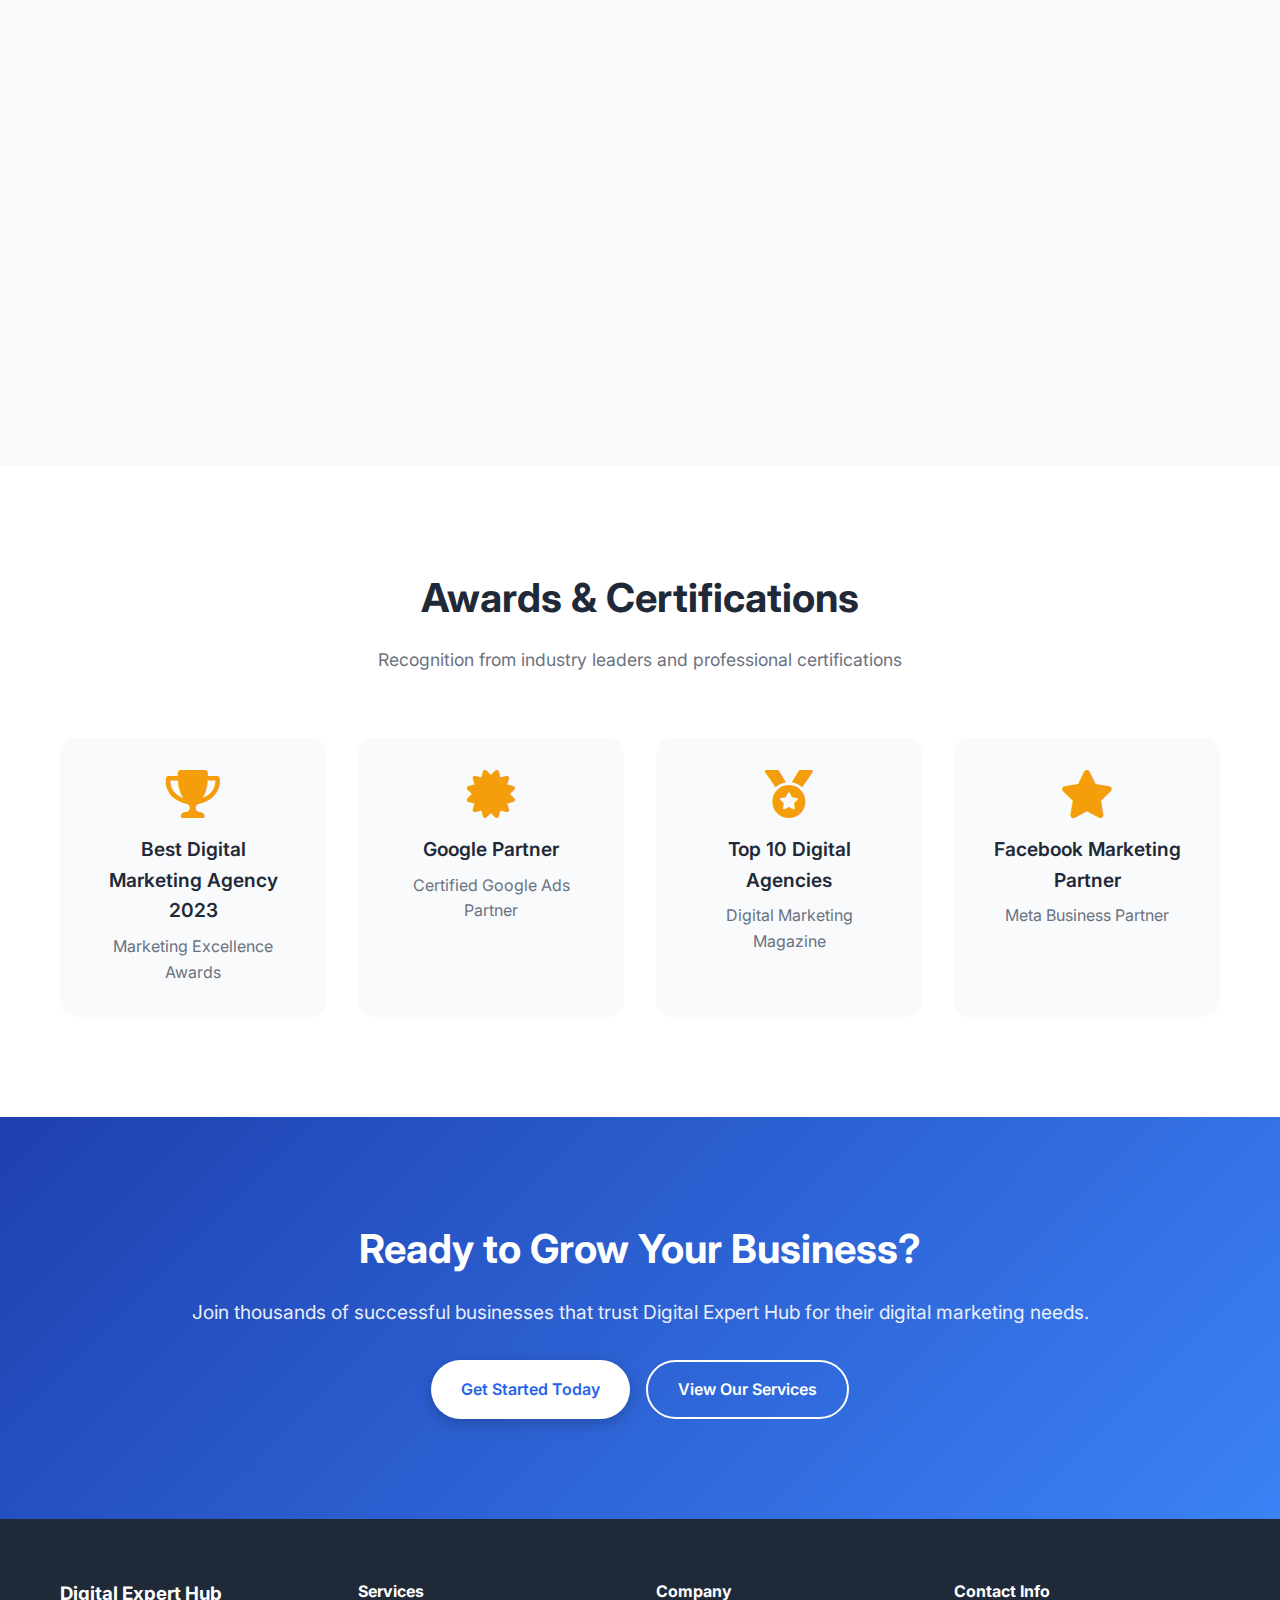
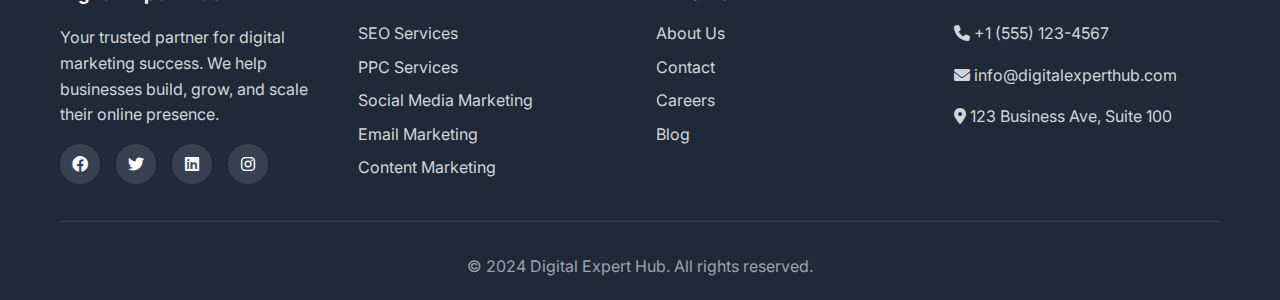
<file: about.html>
<!DOCTYPE html>
<html lang="en">
<head>
    <meta charset="UTF-8">
    <meta name="viewport" content="width=device-width, initial-scale=1.0">
    <meta name="description" content="About Digital Expert Hub - Learn about our 7+ years of experience in digital marketing, our team of experts, and our mission to help businesses grow online.">
    <meta name="keywords" content="about digital marketing agency, digital marketing team, company history, digital marketing experts">
    <title>About Us - Digital Expert Hub | Digital Marketing Agency</title>
    <link rel="stylesheet" href="styles.css">
    <link href="https://cdnjs.cloudflare.com/ajax/libs/font-awesome/6.0.0/css/all.min.css" rel="stylesheet">
    <link href="https://fonts.googleapis.com/css2?family=Inter:wght@300;400;500;600;700;800&display=swap" rel="stylesheet">
</head>
<body>
    <!-- Navigation -->
    <nav class="navbar">
        <div class="nav-container">
            <div class="nav-logo">
                <a href="index.html"><h2>Digital Expert Hub</h2></a>
            </div>
            <ul class="nav-menu">
                <li><a href="index.html">Home</a></li>
                <li><a href="services.html">Services</a></li>
                <li><a href="about.html" class="active">About</a></li>
                <li><a href="contact.html">Contact</a></li>
            </ul>
            <div class="nav-toggle">
                <span class="bar"></span>
                <span class="bar"></span>
                <span class="bar"></span>
            </div>
        </div>
    </nav>

    <!-- Hero Section -->
    <section class="page-hero">
        <div class="container">
            <div class="hero-content">
                <h1>About Digital Expert Hub</h1>
                <p>Your trusted partner in digital marketing success for over 7 years</p>
            </div>
        </div>
    </section>

    <!-- Company Story -->
    <section class="company-story">
        <div class="container">
            <div class="story-content">
                <div class="story-text">
                    <h2>Our Story</h2>
                    <p>Founded in 2017, Digital Expert Hub began with a simple mission: to help businesses of all sizes succeed in the digital landscape. What started as a small team of passionate digital marketers has grown into a full-service agency trusted by thousands of businesses worldwide.</p>
                    <p>We believe that every business deserves access to expert digital marketing services, regardless of their size or budget. Our journey has been marked by continuous learning, innovation, and an unwavering commitment to delivering measurable results for our clients.</p>
                    <div class="stats-grid">
                        <div class="stat-item">
                            <h3>7+</h3>
                            <p>Years of Experience</p>
                        </div>
                        <div class="stat-item">
                            <h3>1000+</h3>
                            <p>Happy Clients</p>
                        </div>
                        <div class="stat-item">
                            <h3>5000+</h3>
                            <p>Projects Completed</p>
                        </div>
                        <div class="stat-item">
                            <h3>98%</h3>
                            <p>Client Retention Rate</p>
                        </div>
                    </div>
                </div>
                <div class="story-image">
                    <div class="image-placeholder">
                        <i class="fas fa-building"></i>
                        <p>Our Office</p>
                    </div>
                </div>
            </div>
        </div>
    </section>

    <!-- Mission & Vision -->
    <section class="mission-vision">
        <div class="container">
            <div class="mv-grid">
                <div class="mv-item">
                    <div class="mv-icon">
                        <i class="fas fa-bullseye"></i>
                    </div>
                    <h3>Our Mission</h3>
                    <p>To empower businesses with cutting-edge digital marketing strategies that drive growth, increase visibility, and deliver measurable ROI. We are committed to providing personalized solutions that help our clients achieve their unique business goals.</p>
                </div>
                <div class="mv-item">
                    <div class="mv-icon">
                        <i class="fas fa-eye"></i>
                    </div>
                    <h3>Our Vision</h3>
                    <p>To be the leading digital marketing agency globally, recognized for our innovation, integrity, and exceptional results. We envision a future where every business has the tools and expertise needed to thrive in the digital economy.</p>
                </div>
                <div class="mv-item">
                    <div class="mv-icon">
                        <i class="fas fa-heart"></i>
                    </div>
                    <h3>Our Values</h3>
                    <p>Integrity, transparency, innovation, and client success are at the core of everything we do. We believe in building long-term partnerships based on trust, results, and mutual growth.</p>
                </div>
            </div>
        </div>
    </section>

    <!-- Team Section -->
    <section class="team">
        <div class="container">
            <div class="section-header">
                <h2>Meet Our Expert Team</h2>
                <p>Our diverse team of digital marketing professionals brings together years of experience and expertise to deliver exceptional results for our clients.</p>
            </div>
            <div class="team-grid">
                <div class="team-member">
                    <div class="member-image">
                        <i class="fas fa-user"></i>
                    </div>
                    <h3>Sarah Johnson</h3>
                    <p class="member-role">CEO & Founder</p>
                    <p class="member-bio">With over 10 years in digital marketing, Sarah leads our strategic vision and client relationships.</p>
                    <div class="member-social">
                        <a href="#"><i class="fab fa-linkedin"></i></a>
                        <a href="#"><i class="fab fa-twitter"></i></a>
                    </div>
                </div>
                <div class="team-member">
                    <div class="member-image">
                        <i class="fas fa-user"></i>
                    </div>
                    <h3>Mike Chen</h3>
                    <p class="member-role">Head of SEO</p>
                    <p class="member-bio">SEO specialist with 8+ years of experience helping businesses rank higher in search results.</p>
                    <div class="member-social">
                        <a href="#"><i class="fab fa-linkedin"></i></a>
                        <a href="#"><i class="fab fa-twitter"></i></a>
                    </div>
                </div>
                <div class="team-member">
                    <div class="member-image">
                        <i class="fas fa-user"></i>
                    </div>
                    <h3>Emily Rodriguez</h3>
                    <p class="member-role">PPC Director</p>
                    <p class="member-bio">PPC expert who has managed millions in ad spend and delivered exceptional ROI for clients.</p>
                    <div class="member-social">
                        <a href="#"><i class="fab fa-linkedin"></i></a>
                        <a href="#"><i class="fab fa-twitter"></i></a>
                    </div>
                </div>
                <div class="team-member">
                    <div class="member-image">
                        <i class="fas fa-user"></i>
                    </div>
                    <h3>David Kim</h3>
                    <p class="member-role">Content Marketing Lead</p>
                    <p class="member-bio">Creative content strategist who develops engaging content that drives traffic and conversions.</p>
                    <div class="member-social">
                        <a href="#"><i class="fab fa-linkedin"></i></a>
                        <a href="#"><i class="fab fa-twitter"></i></a>
                    </div>
                </div>
            </div>
        </div>
    </section>

    <!-- Why Choose Us -->
    <section class="why-choose-about">
        <div class="container">
            <div class="section-header">
                <h2>Why Choose Digital Expert Hub?</h2>
                <p>We stand out in the digital marketing landscape for several key reasons</p>
            </div>
            <div class="why-grid">
                <div class="why-item">
                    <div class="why-icon">
                        <i class="fas fa-chart-line"></i>
                    </div>
                    <h3>Proven Results</h3>
                    <p>Our track record speaks for itself. We've helped over 1000 businesses increase their online visibility, generate more leads, and grow their revenue through strategic digital marketing.</p>
                </div>
                <div class="why-item">
                    <div class="why-icon">
                        <i class="fas fa-users"></i>
                    </div>
                    <h3>Expert Team</h3>
                    <p>Our team consists of certified professionals with years of experience in various aspects of digital marketing, ensuring you get the best expertise for your business.</p>
                </div>
                <div class="why-item">
                    <div class="why-icon">
                        <i class="fas fa-cogs"></i>
                    </div>
                    <h3>Custom Solutions</h3>
                    <p>We don't believe in one-size-fits-all approaches. Every strategy we develop is tailored to your specific business needs, goals, and target audience.</p>
                </div>
                <div class="why-item">
                    <div class="why-icon">
                        <i class="fas fa-clock"></i>
                    </div>
                    <h3>24/7 Support</h3>
                    <p>Our dedicated support team is always available to answer your questions and provide assistance whenever you need it.</p>
                </div>
                <div class="why-item">
                    <div class="why-icon">
                        <i class="fas fa-shield-alt"></i>
                    </div>
                    <h3>Transparent Reporting</h3>
                    <p>We provide detailed, easy-to-understand reports that show exactly what we're doing and how it's impacting your business growth.</p>
                </div>
                <div class="why-item">
                    <div class="why-icon">
                        <i class="fas fa-dollar-sign"></i>
                    </div>
                    <h3>Cost-Effective</h3>
                    <p>Our services are designed to provide maximum ROI while staying within your budget. We offer flexible pricing options for businesses of all sizes.</p>
                </div>
            </div>
        </div>
    </section>

    <!-- Awards & Certifications -->
    <section class="awards">
        <div class="container">
            <div class="section-header">
                <h2>Awards & Certifications</h2>
                <p>Recognition from industry leaders and professional certifications</p>
            </div>
            <div class="awards-grid">
                <div class="award-item">
                    <i class="fas fa-trophy"></i>
                    <h3>Best Digital Marketing Agency 2023</h3>
                    <p>Marketing Excellence Awards</p>
                </div>
                <div class="award-item">
                    <i class="fas fa-certificate"></i>
                    <h3>Google Partner</h3>
                    <p>Certified Google Ads Partner</p>
                </div>
                <div class="award-item">
                    <i class="fas fa-medal"></i>
                    <h3>Top 10 Digital Agencies</h3>
                    <p>Digital Marketing Magazine</p>
                </div>
                <div class="award-item">
                    <i class="fas fa-star"></i>
                    <h3>Facebook Marketing Partner</h3>
                    <p>Meta Business Partner</p>
                </div>
            </div>
        </div>
    </section>

    <!-- CTA Section -->
    <section class="cta-section">
        <div class="container">
            <div class="cta-content">
                <h2>Ready to Grow Your Business?</h2>
                <p>Join thousands of successful businesses that trust Digital Expert Hub for their digital marketing needs.</p>
                <div class="cta-buttons">
                    <a href="contact.html" class="btn-primary">Get Started Today</a>
                    <a href="services.html" class="btn-secondary">View Our Services</a>
                </div>
            </div>
        </div>
    </section>

    <!-- Footer -->
    <footer class="footer">
        <div class="container">
            <div class="footer-content">
                <div class="footer-section">
                    <h3>Digital Expert Hub</h3>
                    <p>Your trusted partner for digital marketing success. We help businesses build, grow, and scale their online presence.</p>
                    <div class="social-links">
                        <a href="#"><i class="fab fa-facebook"></i></a>
                        <a href="#"><i class="fab fa-twitter"></i></a>
                        <a href="#"><i class="fab fa-linkedin"></i></a>
                        <a href="#"><i class="fab fa-instagram"></i></a>
                    </div>
                </div>
                <div class="footer-section">
                    <h4>Services</h4>
                    <ul>
                        <li><a href="services.html">SEO Services</a></li>
                        <li><a href="services.html">PPC Services</a></li>
                        <li><a href="services.html">Social Media Marketing</a></li>
                        <li><a href="services.html">Email Marketing</a></li>
                        <li><a href="services.html">Content Marketing</a></li>
                    </ul>
                </div>
                <div class="footer-section">
                    <h4>Company</h4>
                    <ul>
                        <li><a href="about.html">About Us</a></li>
                        <li><a href="contact.html">Contact</a></li>
                        <li><a href="#">Careers</a></li>
                        <li><a href="#">Blog</a></li>
                    </ul>
                </div>
                <div class="footer-section">
                    <h4>Contact Info</h4>
                    <p><i class="fas fa-phone"></i> +1 (555) 123-4567</p>
                    <p><i class="fas fa-envelope"></i> info@digitalexperthub.com</p>
                    <p><i class="fas fa-map-marker-alt"></i> 123 Business Ave, Suite 100</p>
                </div>
            </div>
            <div class="footer-bottom">
                <p>&copy; 2024 Digital Expert Hub. All rights reserved.</p>
            </div>
        </div>
    </footer>

    <script src="script.js"></script>
</body>
</html>
</file>
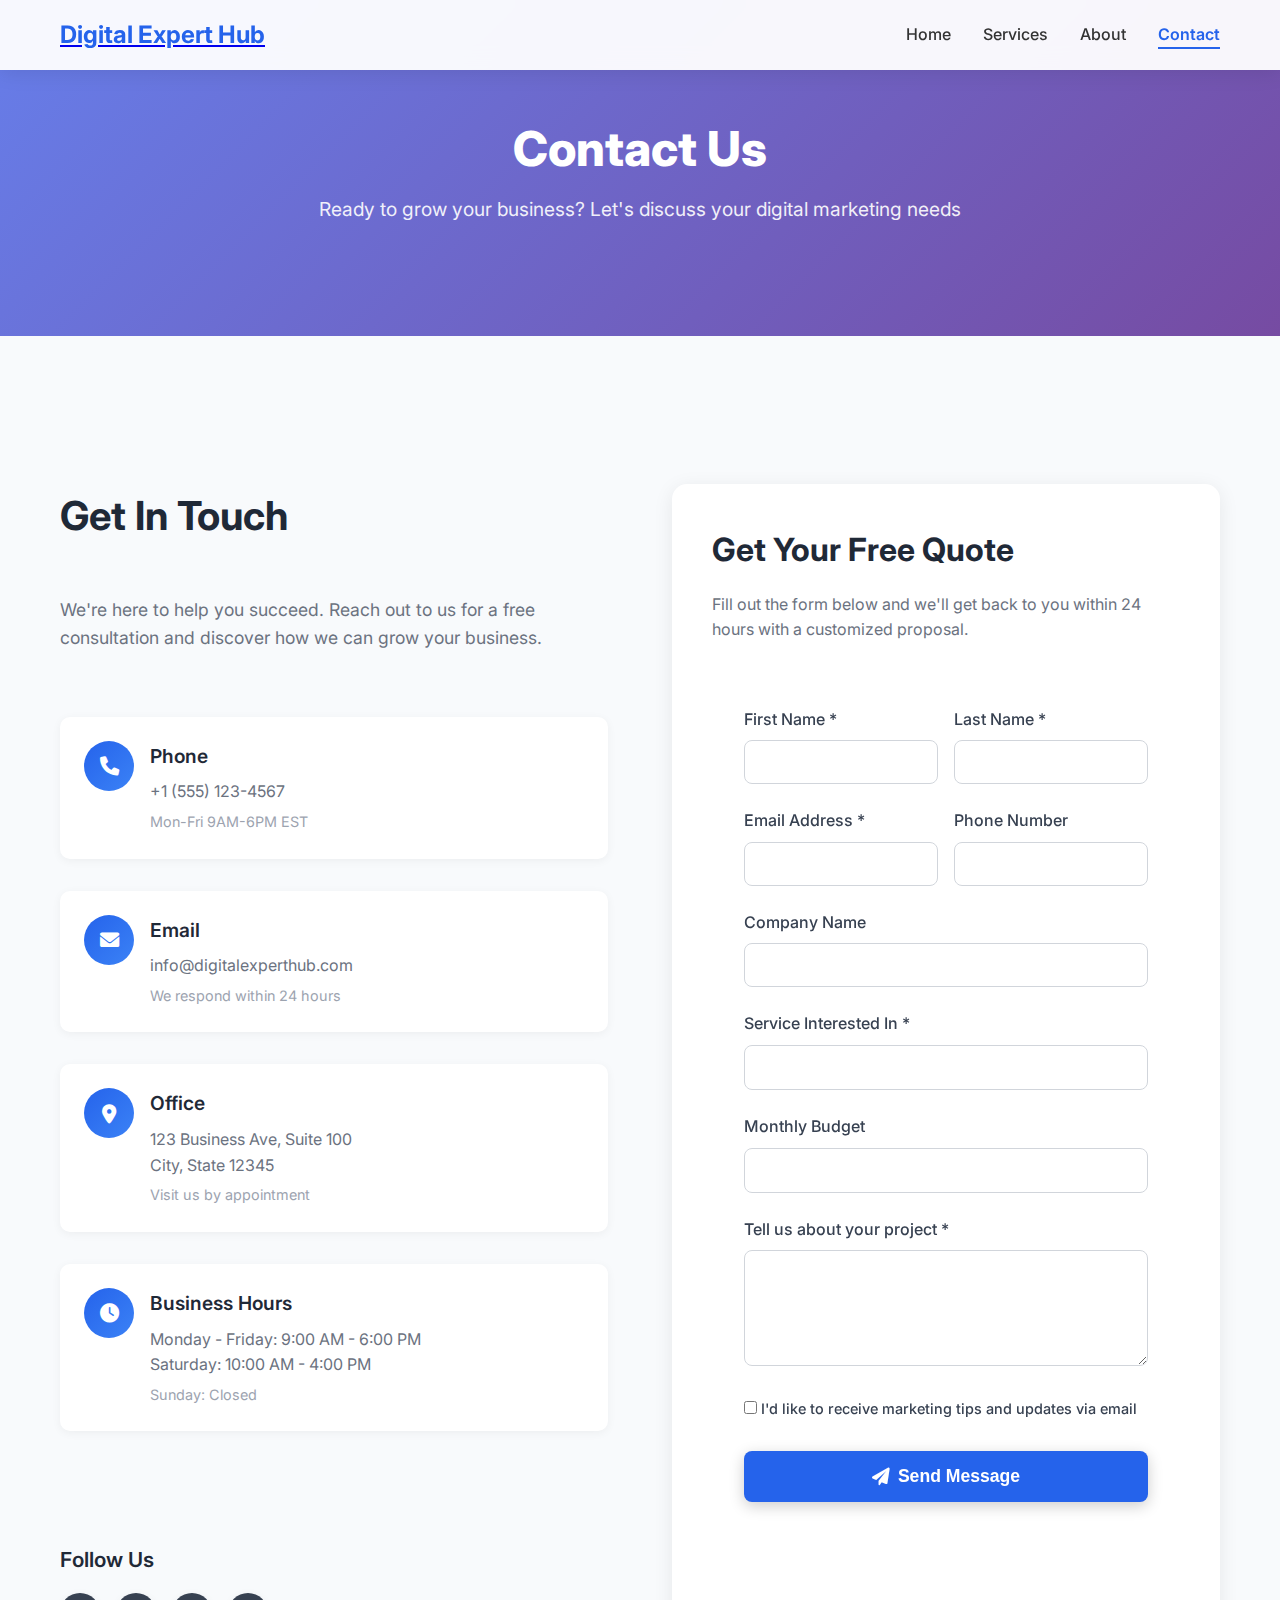
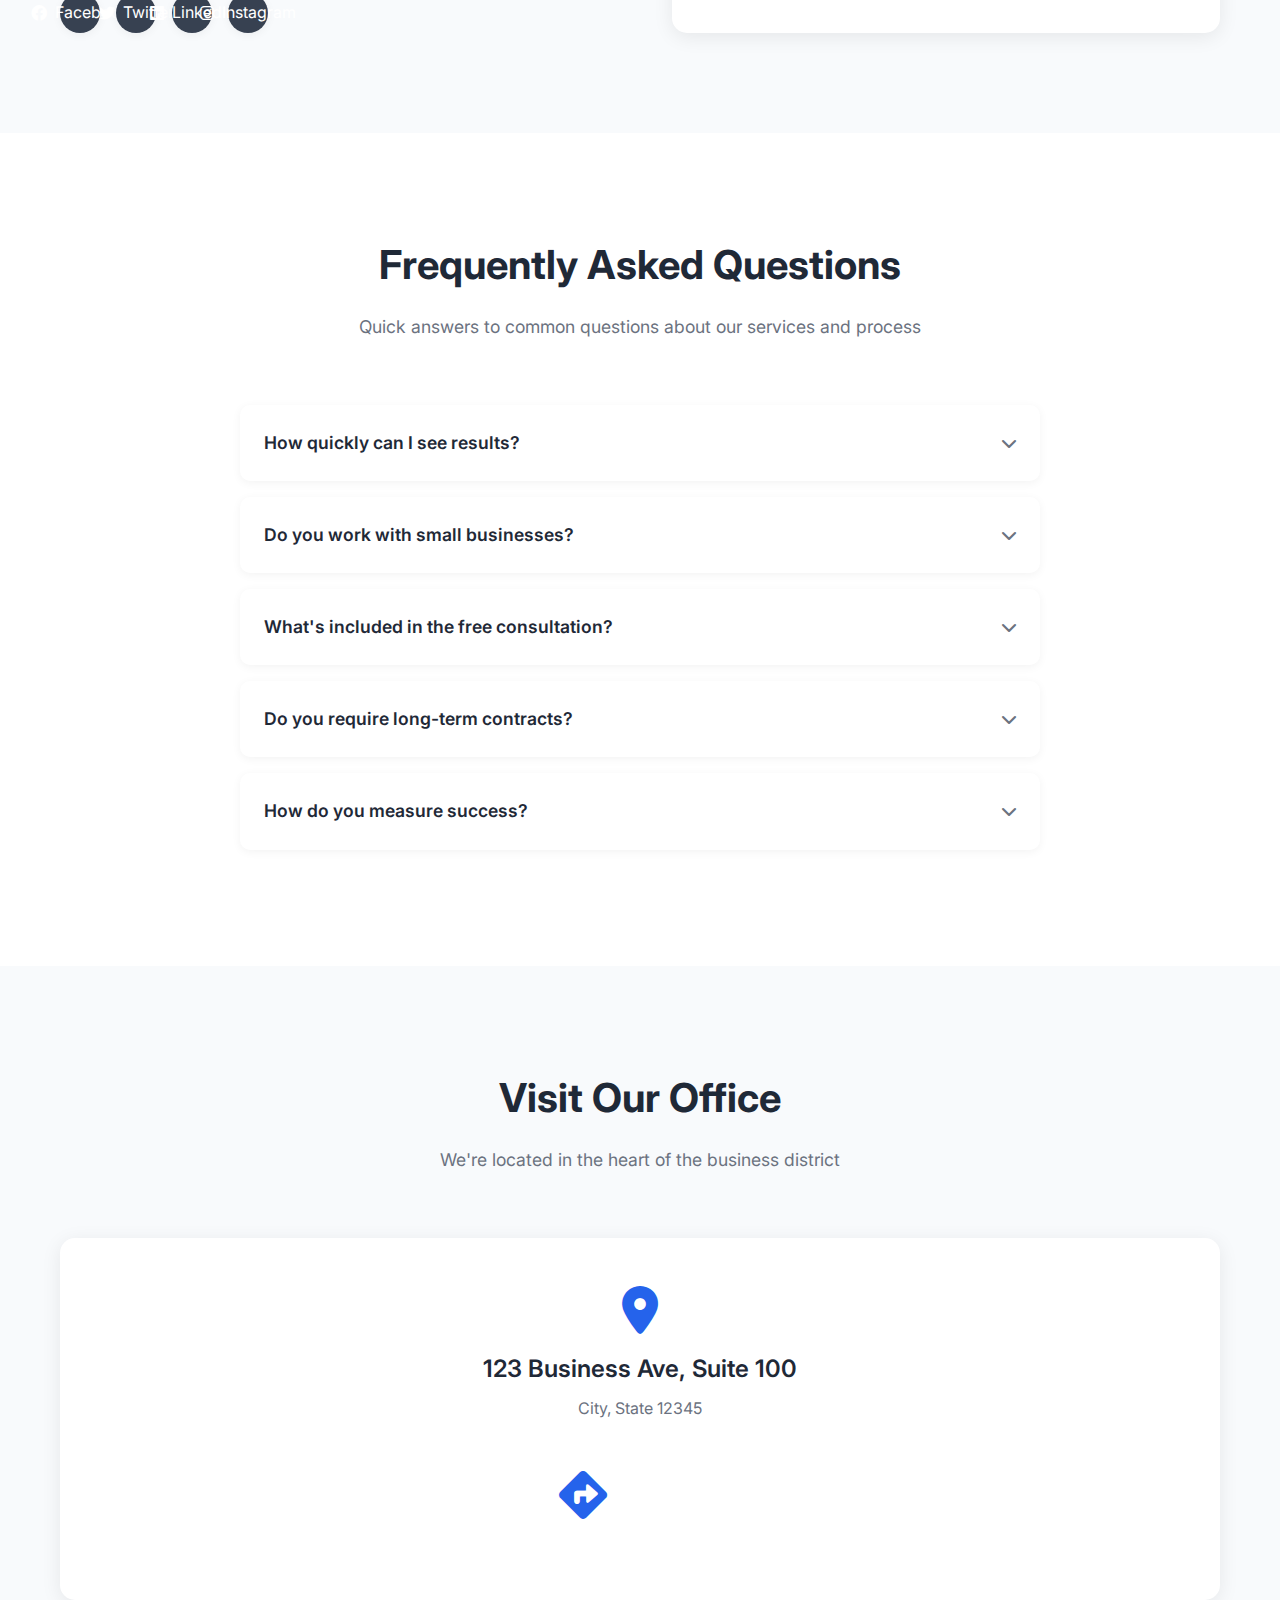
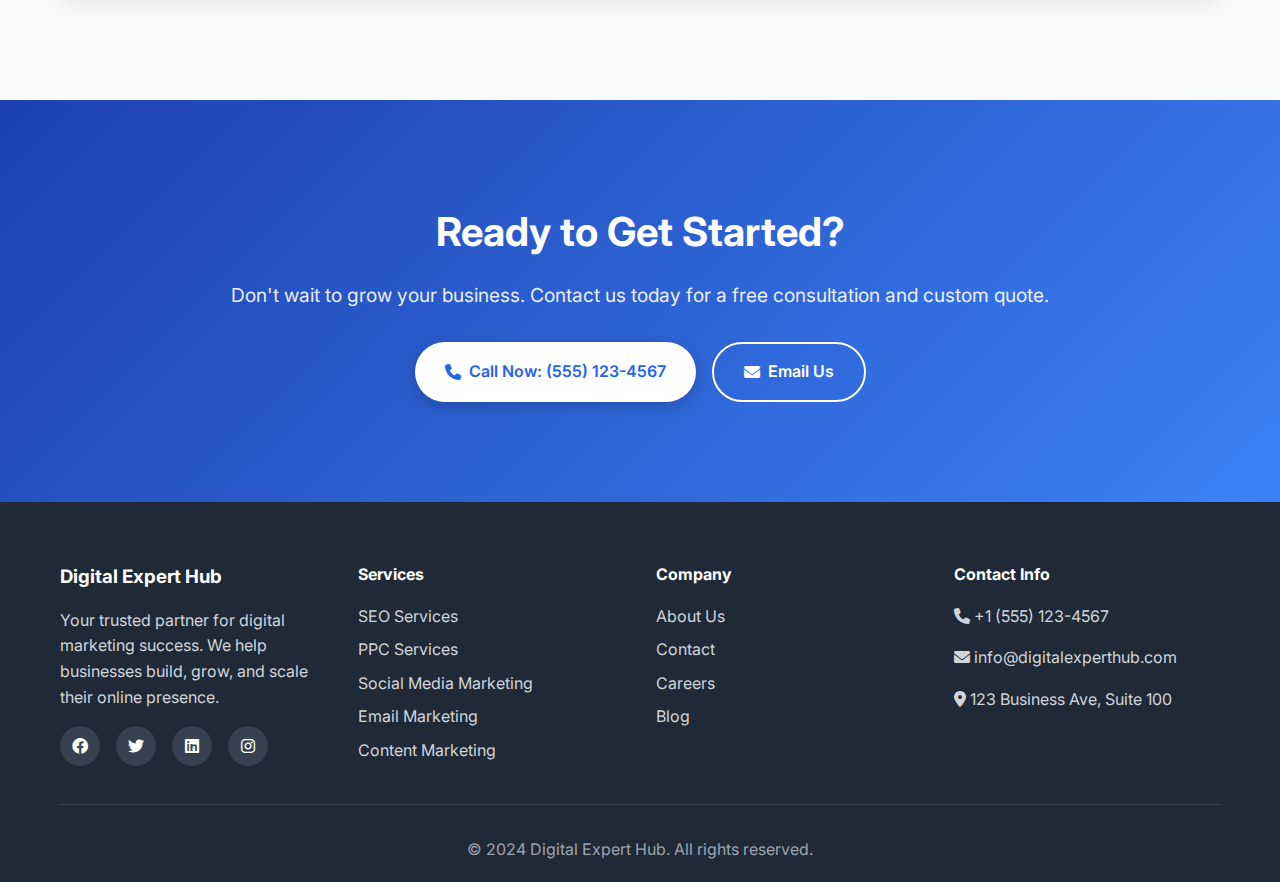
<file: contact.html>
<!DOCTYPE html>
<html lang="en">
<head>
    <meta charset="UTF-8">
    <meta name="viewport" content="width=device-width, initial-scale=1.0">
    <meta name="description" content="Contact Digital Expert Hub for your digital marketing needs. Get a free consultation, quote, or speak with our experts about growing your business online.">
    <meta name="keywords" content="contact digital marketing agency, get quote, free consultation, digital marketing contact">
    <title>Contact Us - Digital Expert Hub | Get Your Free Quote</title>
    <link rel="stylesheet" href="styles.css">
    <link href="https://cdnjs.cloudflare.com/ajax/libs/font-awesome/6.0.0/css/all.min.css" rel="stylesheet">
    <link href="https://fonts.googleapis.com/css2?family=Inter:wght@300;400;500;600;700;800&display=swap" rel="stylesheet">
</head>
<body>
    <!-- Navigation -->
    <nav class="navbar">
        <div class="nav-container">
            <div class="nav-logo">
                <a href="index.html"><h2>Digital Expert Hub</h2></a>
            </div>
            <ul class="nav-menu">
                <li><a href="index.html">Home</a></li>
                <li><a href="services.html">Services</a></li>
                <li><a href="about.html">About</a></li>
                <li><a href="contact.html" class="active">Contact</a></li>
            </ul>
            <div class="nav-toggle">
                <span class="bar"></span>
                <span class="bar"></span>
                <span class="bar"></span>
            </div>
        </div>
    </nav>

    <!-- Hero Section -->
    <section class="page-hero">
        <div class="container">
            <div class="hero-content">
                <h1>Contact Us</h1>
                <p>Ready to grow your business? Let's discuss your digital marketing needs</p>
            </div>
        </div>
    </section>

    <!-- Contact Section -->
    <section class="contact-main">
        <div class="container">
            <div class="contact-content">
                <div class="contact-info">
                    <h2>Get In Touch</h2>
                    <p>We're here to help you succeed. Reach out to us for a free consultation and discover how we can grow your business.</p>
                    
                    <div class="contact-methods">
                        <div class="contact-method">
                            <div class="method-icon">
                                <i class="fas fa-phone"></i>
                            </div>
                            <div class="method-content">
                                <h3>Phone</h3>
                                <p>+1 (555) 123-4567</p>
                                <span>Mon-Fri 9AM-6PM EST</span>
                            </div>
                        </div>
                        
                        <div class="contact-method">
                            <div class="method-icon">
                                <i class="fas fa-envelope"></i>
                            </div>
                            <div class="method-content">
                                <h3>Email</h3>
                                <p>info@digitalexperthub.com</p>
                                <span>We respond within 24 hours</span>
                            </div>
                        </div>
                        
                        <div class="contact-method">
                            <div class="method-icon">
                                <i class="fas fa-map-marker-alt"></i>
                            </div>
                            <div class="method-content">
                                <h3>Office</h3>
                                <p>123 Business Ave, Suite 100<br>City, State 12345</p>
                                <span>Visit us by appointment</span>
                            </div>
                        </div>
                        
                        <div class="contact-method">
                            <div class="method-icon">
                                <i class="fas fa-clock"></i>
                            </div>
                            <div class="method-content">
                                <h3>Business Hours</h3>
                                <p>Monday - Friday: 9:00 AM - 6:00 PM<br>Saturday: 10:00 AM - 4:00 PM</p>
                                <span>Sunday: Closed</span>
                            </div>
                        </div>
                    </div>
                    
                    <div class="social-contact">
                        <h3>Follow Us</h3>
                        <div class="social-links">
                            <a href="#" class="social-link">
                                <i class="fab fa-facebook"></i>
                                <span>Facebook</span>
                            </a>
                            <a href="#" class="social-link">
                                <i class="fab fa-twitter"></i>
                                <span>Twitter</span>
                            </a>
                            <a href="#" class="social-link">
                                <i class="fab fa-linkedin"></i>
                                <span>LinkedIn</span>
                            </a>
                            <a href="#" class="social-link">
                                <i class="fab fa-instagram"></i>
                                <span>Instagram</span>
                            </a>
                        </div>
                    </div>
                </div>
                
                <div class="contact-form-container">
                    <div class="form-header">
                        <h2>Get Your Free Quote</h2>
                        <p>Fill out the form below and we'll get back to you within 24 hours with a customized proposal.</p>
                    </div>
                    
                    <form class="contact-form" id="contactForm">
                        <div class="form-row">
                            <div class="form-group">
                                <label for="firstName">First Name *</label>
                                <input type="text" id="firstName" name="firstName" required>
                            </div>
                            <div class="form-group">
                                <label for="lastName">Last Name *</label>
                                <input type="text" id="lastName" name="lastName" required>
                            </div>
                        </div>
                        
                        <div class="form-row">
                            <div class="form-group">
                                <label for="email">Email Address *</label>
                                <input type="email" id="email" name="email" required>
                            </div>
                            <div class="form-group">
                                <label for="phone">Phone Number</label>
                                <input type="tel" id="phone" name="phone">
                            </div>
                        </div>
                        
                        <div class="form-group">
                            <label for="company">Company Name</label>
                            <input type="text" id="company" name="company">
                        </div>
                        
                        <div class="form-group">
                            <label for="service">Service Interested In *</label>
                            <select id="service" name="service" required>
                                <option value="">Select a service</option>
                                <option value="seo">SEO Services</option>
                                <option value="ppc">PPC Advertising</option>
                                <option value="social">Social Media Marketing</option>
                                <option value="email">Email Marketing</option>
                                <option value="content">Content Marketing</option>
                                <option value="buyer-persona">Buyer Persona Creation</option>
                                <option value="all">All Services</option>
                                <option value="consultation">Free Consultation</option>
                            </select>
                        </div>
                        
                        <div class="form-group">
                            <label for="budget">Monthly Budget</label>
                            <select id="budget" name="budget">
                                <option value="">Select budget range</option>
                                <option value="under-500">Under $500</option>
                                <option value="500-1000">$500 - $1,000</option>
                                <option value="1000-2500">$1,000 - $2,500</option>
                                <option value="2500-5000">$2,500 - $5,000</option>
                                <option value="5000-plus">$5,000+</option>
                            </select>
                        </div>
                        
                        <div class="form-group">
                            <label for="message">Tell us about your project *</label>
                            <textarea id="message" name="message" rows="5" placeholder="Please describe your business goals, current challenges, and what you hope to achieve with digital marketing..." required></textarea>
                        </div>
                        
                        <div class="form-group checkbox-group">
                            <label class="checkbox-label">
                                <input type="checkbox" id="newsletter" name="newsletter">
                                <span class="checkmark"></span>
                                I'd like to receive marketing tips and updates via email
                            </label>
                        </div>
                        
                        <button type="submit" class="btn-primary btn-submit">
                            <i class="fas fa-paper-plane"></i>
                            Send Message
                        </button>
                    </form>
                </div>
            </div>
        </div>
    </section>

    <!-- FAQ Section -->
    <section class="contact-faq">
        <div class="container">
            <div class="section-header">
                <h2>Frequently Asked Questions</h2>
                <p>Quick answers to common questions about our services and process</p>
            </div>
            <div class="faq-container">
                <div class="faq-item">
                    <div class="faq-question">
                        <h3>How quickly can I see results?</h3>
                        <i class="fas fa-chevron-down"></i>
                    </div>
                    <div class="faq-answer">
                        <p>Results vary by service and industry. PPC campaigns can show immediate results, while SEO typically takes 3-6 months to see significant improvements. We provide detailed timelines during our consultation.</p>
                    </div>
                </div>
                <div class="faq-item">
                    <div class="faq-question">
                        <h3>Do you work with small businesses?</h3>
                        <i class="fas fa-chevron-down"></i>
                    </div>
                    <div class="faq-answer">
                        <p>Absolutely! We work with businesses of all sizes, from startups to enterprise companies. We offer flexible packages and pricing to accommodate different budgets and needs.</p>
                    </div>
                </div>
                <div class="faq-item">
                    <div class="faq-question">
                        <h3>What's included in the free consultation?</h3>
                        <i class="fas fa-chevron-down"></i>
                    </div>
                    <div class="faq-answer">
                        <p>Our free consultation includes a comprehensive analysis of your current digital presence, identification of growth opportunities, and a customized strategy recommendation. No obligation required.</p>
                    </div>
                </div>
                <div class="faq-item">
                    <div class="faq-question">
                        <h3>Do you require long-term contracts?</h3>
                        <i class="fas fa-chevron-down"></i>
                    </div>
                    <div class="faq-answer">
                        <p>We offer both monthly and long-term contracts. While we recommend at least 3-6 months to see optimal results, we're flexible with contract terms to meet your business needs.</p>
                    </div>
                </div>
                <div class="faq-item">
                    <div class="faq-question">
                        <h3>How do you measure success?</h3>
                        <i class="fas fa-chevron-down"></i>
                    </div>
                    <div class="faq-answer">
                        <p>We track key performance indicators (KPIs) specific to your goals, including website traffic, lead generation, conversion rates, ROI, and revenue growth. Regular reporting keeps you informed of progress.</p>
                    </div>
                </div>
            </div>
        </div>
    </section>

    <!-- Map Section -->
    <section class="map-section">
        <div class="container">
            <div class="section-header">
                <h2>Visit Our Office</h2>
                <p>We're located in the heart of the business district</p>
            </div>
            <div class="map-container">
                <div class="map-placeholder">
                    <i class="fas fa-map-marker-alt"></i>
                    <h3>123 Business Ave, Suite 100</h3>
                    <p>City, State 12345</p>
                    <div class="map-actions">
                        <a href="https://maps.google.com" target="_blank" class="btn-secondary">
                            <i class="fas fa-directions"></i>
                            Get Directions
                        </a>
                    </div>
                </div>
            </div>
        </div>
    </section>

    <!-- CTA Section -->
    <section class="cta-section">
        <div class="container">
            <div class="cta-content">
                <h2>Ready to Get Started?</h2>
                <p>Don't wait to grow your business. Contact us today for a free consultation and custom quote.</p>
                <div class="cta-buttons">
                    <a href="tel:+15551234567" class="btn-primary">
                        <i class="fas fa-phone"></i>
                        Call Now: (555) 123-4567
                    </a>
                    <a href="mailto:info@digitalexperthub.com" class="btn-secondary">
                        <i class="fas fa-envelope"></i>
                        Email Us
                    </a>
                </div>
            </div>
        </div>
    </section>

    <!-- Footer -->
    <footer class="footer">
        <div class="container">
            <div class="footer-content">
                <div class="footer-section">
                    <h3>Digital Expert Hub</h3>
                    <p>Your trusted partner for digital marketing success. We help businesses build, grow, and scale their online presence.</p>
                    <div class="social-links">
                        <a href="#"><i class="fab fa-facebook"></i></a>
                        <a href="#"><i class="fab fa-twitter"></i></a>
                        <a href="#"><i class="fab fa-linkedin"></i></a>
                        <a href="#"><i class="fab fa-instagram"></i></a>
                    </div>
                </div>
                <div class="footer-section">
                    <h4>Services</h4>
                    <ul>
                        <li><a href="services.html">SEO Services</a></li>
                        <li><a href="services.html">PPC Services</a></li>
                        <li><a href="services.html">Social Media Marketing</a></li>
                        <li><a href="services.html">Email Marketing</a></li>
                        <li><a href="services.html">Content Marketing</a></li>
                    </ul>
                </div>
                <div class="footer-section">
                    <h4>Company</h4>
                    <ul>
                        <li><a href="about.html">About Us</a></li>
                        <li><a href="contact.html">Contact</a></li>
                        <li><a href="#">Careers</a></li>
                        <li><a href="#">Blog</a></li>
                    </ul>
                </div>
                <div class="footer-section">
                    <h4>Contact Info</h4>
                    <p><i class="fas fa-phone"></i> +1 (555) 123-4567</p>
                    <p><i class="fas fa-envelope"></i> info@digitalexperthub.com</p>
                    <p><i class="fas fa-map-marker-alt"></i> 123 Business Ave, Suite 100</p>
                </div>
            </div>
            <div class="footer-bottom">
                <p>&copy; 2024 Digital Expert Hub. All rights reserved.</p>
            </div>
        </div>
    </footer>

    <script src="script.js"></script>
</body>
</html>
</file>
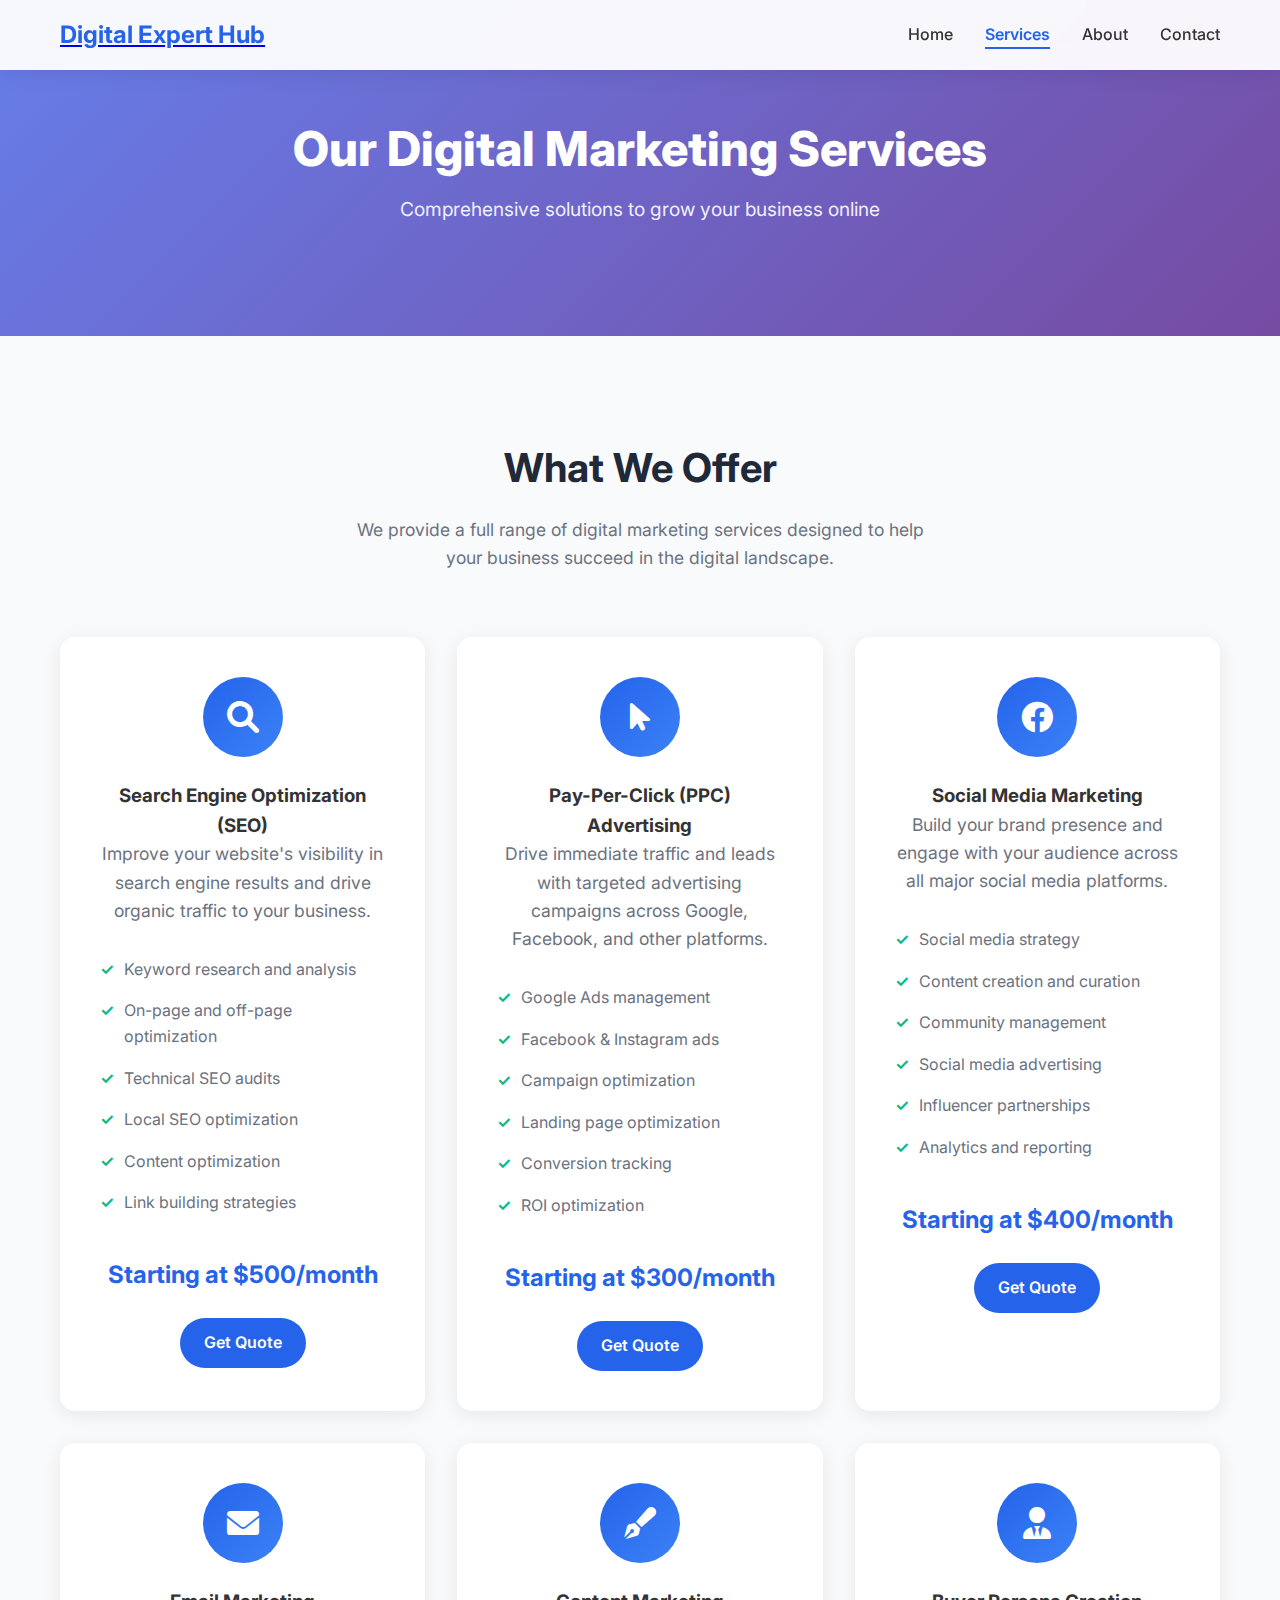
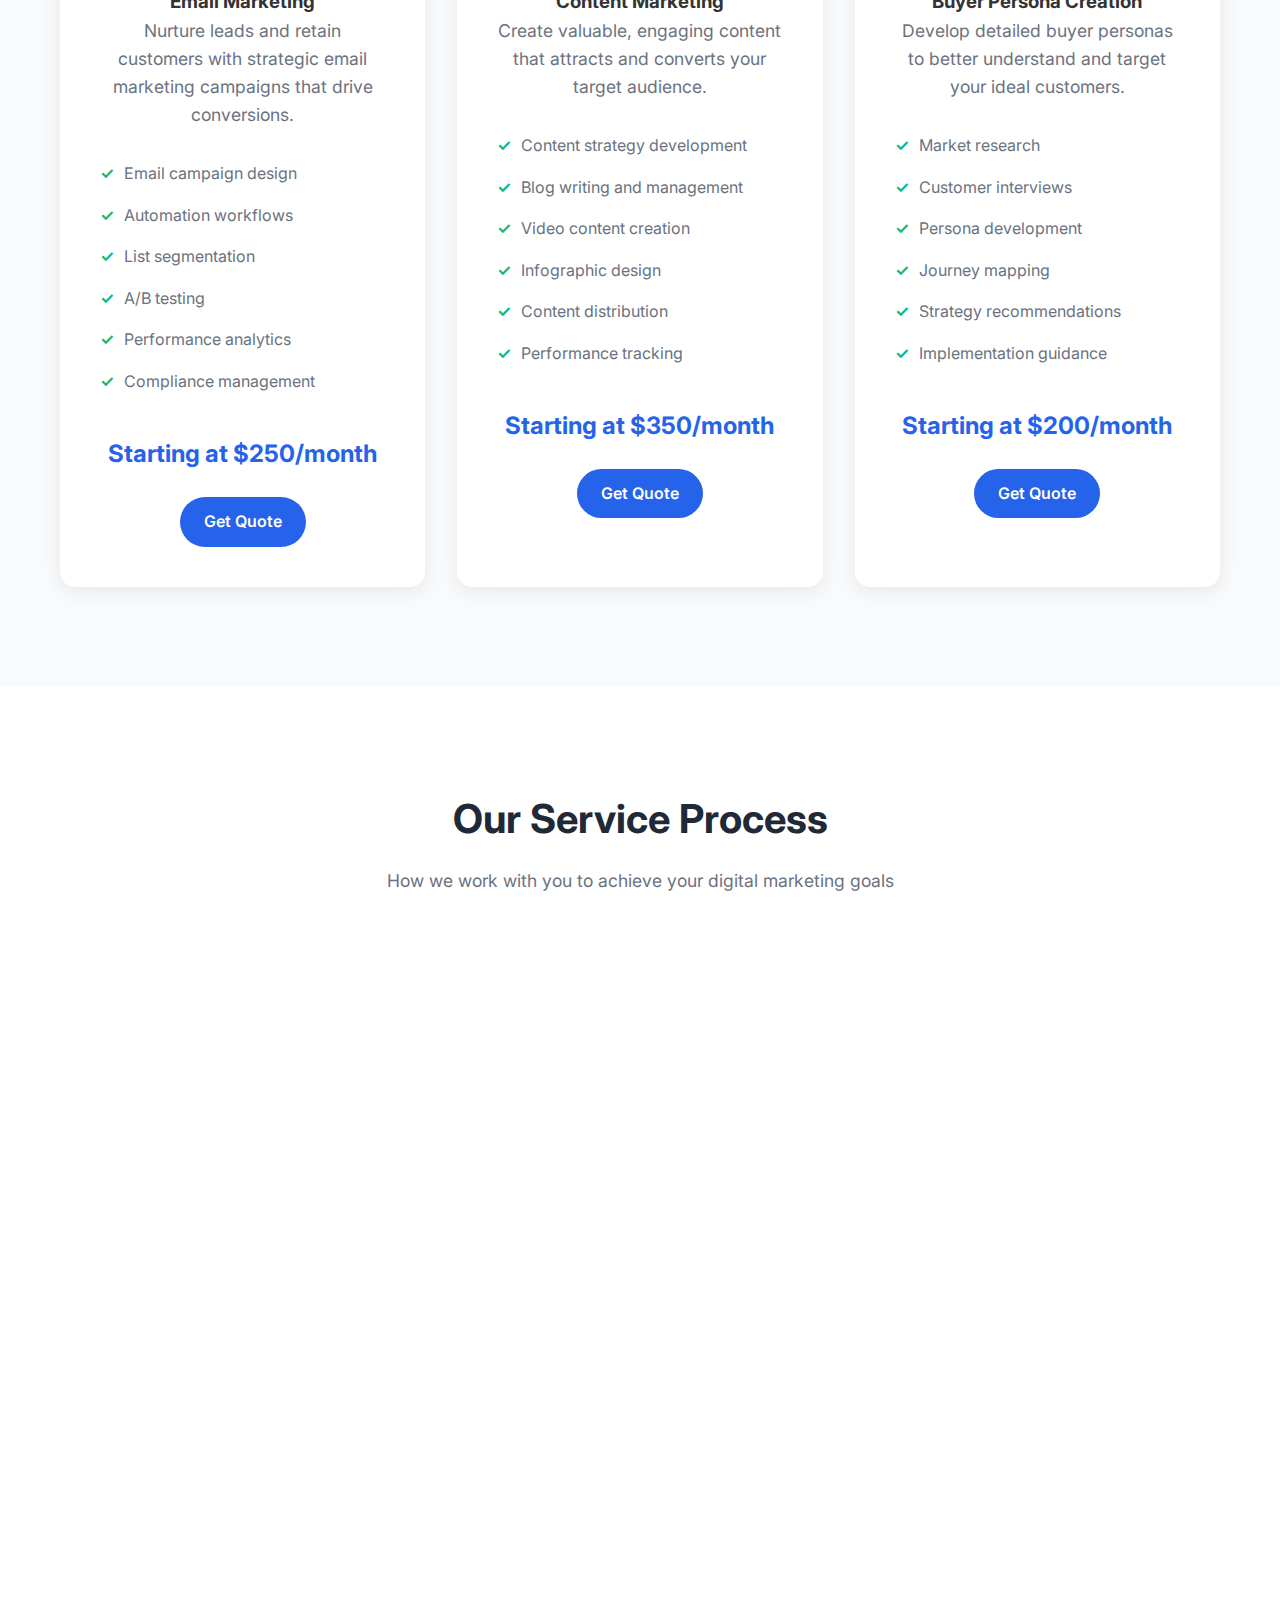
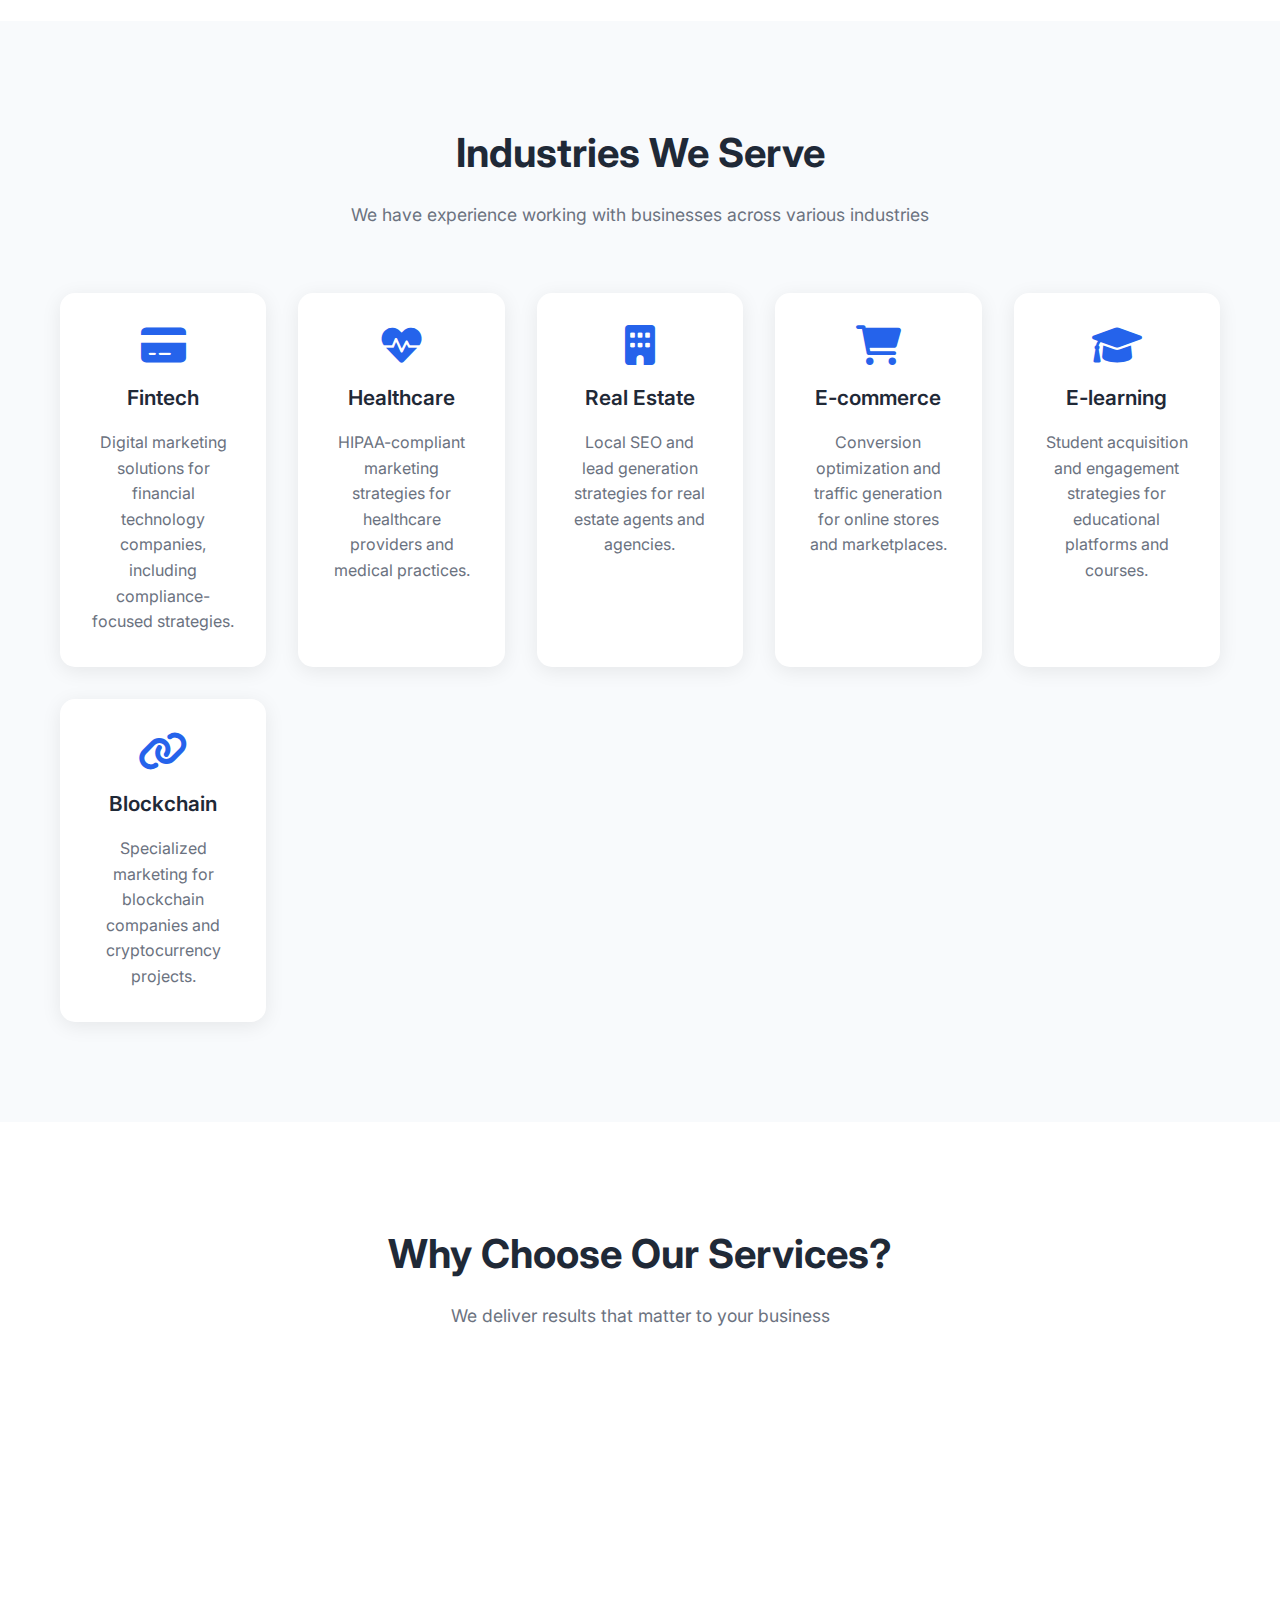
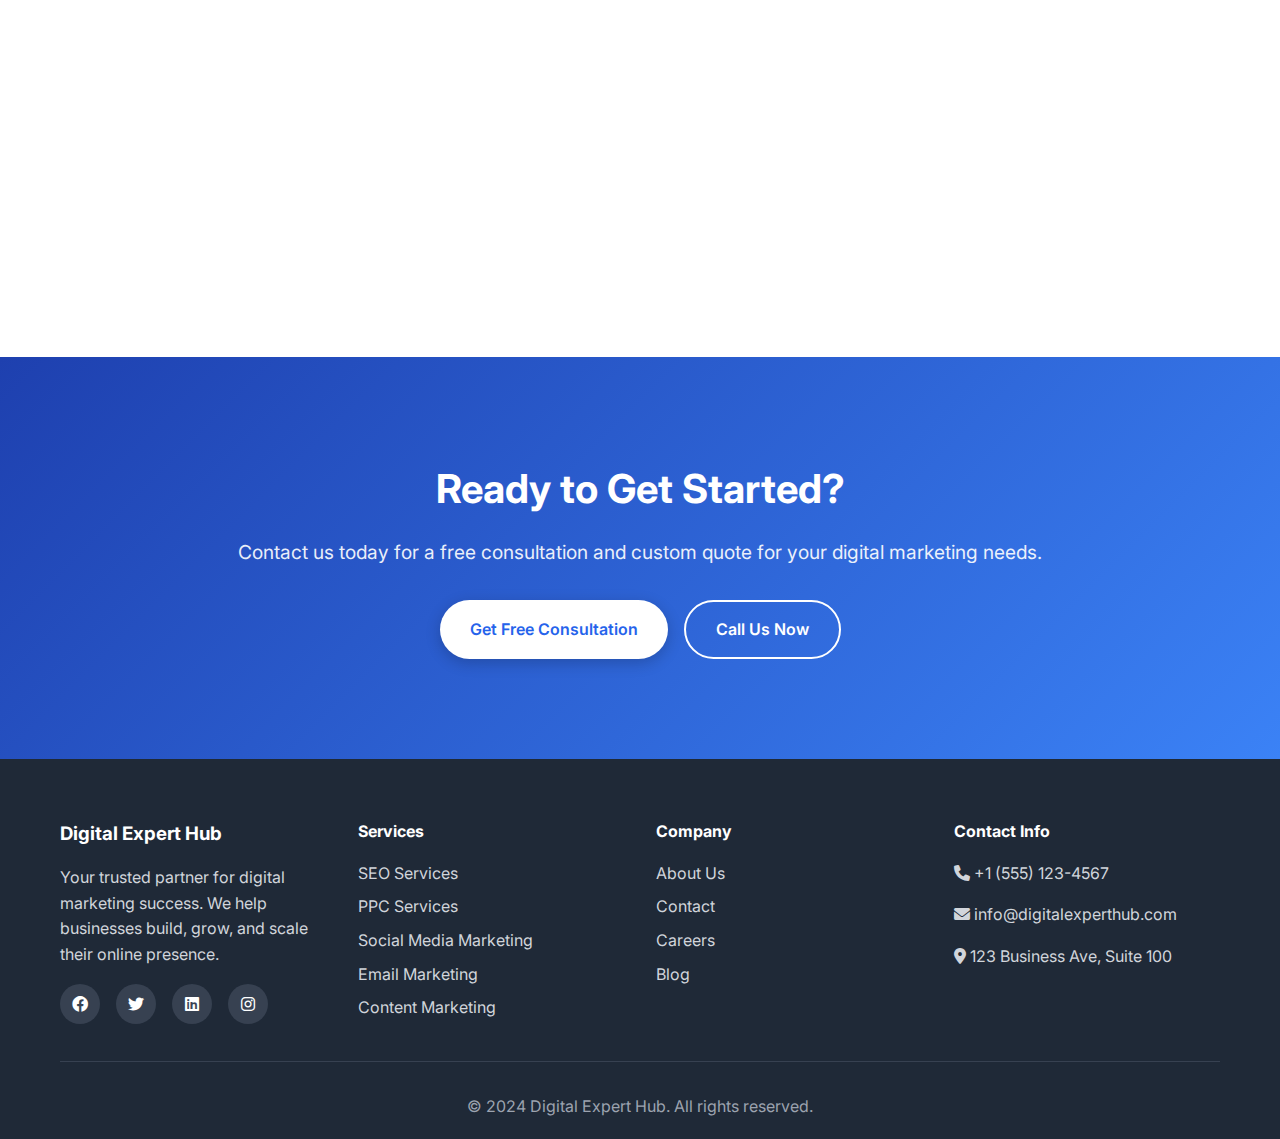
<file: services.html>
<!DOCTYPE html>
<html lang="en">
<head>
    <meta charset="UTF-8">
    <meta name="viewport" content="width=device-width, initial-scale=1.0">
    <meta name="description" content="Our comprehensive digital marketing services including SEO, PPC, Social Media Marketing, Email Marketing, and Content Marketing. Get detailed information about each service.">
    <meta name="keywords" content="digital marketing services, SEO services, PPC services, social media marketing, email marketing, content marketing">
    <title>Our Services - Digital Expert Hub | Digital Marketing Solutions</title>
    <link rel="stylesheet" href="styles.css">
    <link href="https://cdnjs.cloudflare.com/ajax/libs/font-awesome/6.0.0/css/all.min.css" rel="stylesheet">
    <link href="https://fonts.googleapis.com/css2?family=Inter:wght@300;400;500;600;700;800&display=swap" rel="stylesheet">
</head>
<body>
    <!-- Navigation -->
    <nav class="navbar">
        <div class="nav-container">
            <div class="nav-logo">
                <a href="index.html"><h2>Digital Expert Hub</h2></a>
            </div>
            <ul class="nav-menu">
                <li><a href="index.html">Home</a></li>
                <li><a href="services.html" class="active">Services</a></li>
                <li><a href="about.html">About</a></li>
                <li><a href="contact.html">Contact</a></li>
            </ul>
            <div class="nav-toggle">
                <span class="bar"></span>
                <span class="bar"></span>
                <span class="bar"></span>
            </div>
        </div>
    </nav>

    <!-- Hero Section -->
    <section class="page-hero">
        <div class="container">
            <div class="hero-content">
                <h1>Our Digital Marketing Services</h1>
                <p>Comprehensive solutions to grow your business online</p>
            </div>
        </div>
    </section>

    <!-- Services Overview -->
    <section class="services-overview">
        <div class="container">
            <div class="section-header">
                <h2>What We Offer</h2>
                <p>We provide a full range of digital marketing services designed to help your business succeed in the digital landscape.</p>
            </div>
            <div class="services-grid">
                <div class="service-card-detailed">
                    <div class="service-icon">
                        <i class="fas fa-search"></i>
                    </div>
                    <h3>Search Engine Optimization (SEO)</h3>
                    <p class="service-description">Improve your website's visibility in search engine results and drive organic traffic to your business.</p>
                    <ul class="service-features">
                        <li>Keyword research and analysis</li>
                        <li>On-page and off-page optimization</li>
                        <li>Technical SEO audits</li>
                        <li>Local SEO optimization</li>
                        <li>Content optimization</li>
                        <li>Link building strategies</li>
                    </ul>
                    <div class="service-pricing">
                        <span class="price">Starting at $500/month</span>
                    </div>
                    <a href="contact.html" class="btn-service">Get Quote</a>
                </div>

                <div class="service-card-detailed">
                    <div class="service-icon">
                        <i class="fas fa-mouse-pointer"></i>
                    </div>
                    <h3>Pay-Per-Click (PPC) Advertising</h3>
                    <p class="service-description">Drive immediate traffic and leads with targeted advertising campaigns across Google, Facebook, and other platforms.</p>
                    <ul class="service-features">
                        <li>Google Ads management</li>
                        <li>Facebook & Instagram ads</li>
                        <li>Campaign optimization</li>
                        <li>Landing page optimization</li>
                        <li>Conversion tracking</li>
                        <li>ROI optimization</li>
                    </ul>
                    <div class="service-pricing">
                        <span class="price">Starting at $300/month</span>
                    </div>
                    <a href="contact.html" class="btn-service">Get Quote</a>
                </div>

                <div class="service-card-detailed">
                    <div class="service-icon">
                        <i class="fab fa-facebook"></i>
                    </div>
                    <h3>Social Media Marketing</h3>
                    <p class="service-description">Build your brand presence and engage with your audience across all major social media platforms.</p>
                    <ul class="service-features">
                        <li>Social media strategy</li>
                        <li>Content creation and curation</li>
                        <li>Community management</li>
                        <li>Social media advertising</li>
                        <li>Influencer partnerships</li>
                        <li>Analytics and reporting</li>
                    </ul>
                    <div class="service-pricing">
                        <span class="price">Starting at $400/month</span>
                    </div>
                    <a href="contact.html" class="btn-service">Get Quote</a>
                </div>

                <div class="service-card-detailed">
                    <div class="service-icon">
                        <i class="fas fa-envelope"></i>
                    </div>
                    <h3>Email Marketing</h3>
                    <p class="service-description">Nurture leads and retain customers with strategic email marketing campaigns that drive conversions.</p>
                    <ul class="service-features">
                        <li>Email campaign design</li>
                        <li>Automation workflows</li>
                        <li>List segmentation</li>
                        <li>A/B testing</li>
                        <li>Performance analytics</li>
                        <li>Compliance management</li>
                    </ul>
                    <div class="service-pricing">
                        <span class="price">Starting at $250/month</span>
                    </div>
                    <a href="contact.html" class="btn-service">Get Quote</a>
                </div>

                <div class="service-card-detailed">
                    <div class="service-icon">
                        <i class="fas fa-pen-fancy"></i>
                    </div>
                    <h3>Content Marketing</h3>
                    <p class="service-description">Create valuable, engaging content that attracts and converts your target audience.</p>
                    <ul class="service-features">
                        <li>Content strategy development</li>
                        <li>Blog writing and management</li>
                        <li>Video content creation</li>
                        <li>Infographic design</li>
                        <li>Content distribution</li>
                        <li>Performance tracking</li>
                    </ul>
                    <div class="service-pricing">
                        <span class="price">Starting at $350/month</span>
                    </div>
                    <a href="contact.html" class="btn-service">Get Quote</a>
                </div>

                <div class="service-card-detailed">
                    <div class="service-icon">
                        <i class="fas fa-user-tie"></i>
                    </div>
                    <h3>Buyer Persona Creation</h3>
                    <p class="service-description">Develop detailed buyer personas to better understand and target your ideal customers.</p>
                    <ul class="service-features">
                        <li>Market research</li>
                        <li>Customer interviews</li>
                        <li>Persona development</li>
                        <li>Journey mapping</li>
                        <li>Strategy recommendations</li>
                        <li>Implementation guidance</li>
                    </ul>
                    <div class="service-pricing">
                        <span class="price">Starting at $200/month</span>
                    </div>
                    <a href="contact.html" class="btn-service">Get Quote</a>
                </div>
            </div>
        </div>
    </section>

    <!-- Process Section -->
    <section class="service-process">
        <div class="container">
            <div class="section-header">
                <h2>Our Service Process</h2>
                <p>How we work with you to achieve your digital marketing goals</p>
            </div>
            <div class="process-timeline">
                <div class="process-step">
                    <div class="step-number">1</div>
                    <div class="step-content">
                        <h3>Discovery & Strategy</h3>
                        <p>We start by understanding your business, goals, and target audience. Our team conducts thorough research to develop a customized digital marketing strategy.</p>
                    </div>
                </div>
                <div class="process-step">
                    <div class="step-number">2</div>
                    <div class="step-content">
                        <h3>Implementation</h3>
                        <p>Once the strategy is approved, we begin implementing the campaigns and optimizations. Our team works efficiently to get your campaigns live and performing.</p>
                    </div>
                </div>
                <div class="process-step">
                    <div class="step-number">3</div>
                    <div class="step-content">
                        <h3>Monitoring & Optimization</h3>
                        <p>We continuously monitor performance, analyze data, and make adjustments to ensure your campaigns are delivering the best possible results.</p>
                    </div>
                </div>
                <div class="process-step">
                    <div class="step-number">4</div>
                    <div class="step-content">
                        <h3>Reporting & Communication</h3>
                        <p>Regular reporting keeps you informed about performance and ROI. We provide detailed insights and recommendations for continued growth.</p>
                    </div>
                </div>
            </div>
        </div>
    </section>

    <!-- Industries We Serve -->
    <section class="industries-services">
        <div class="container">
            <div class="section-header">
                <h2>Industries We Serve</h2>
                <p>We have experience working with businesses across various industries</p>
            </div>
            <div class="industries-grid">
                <div class="industry-card">
                    <i class="fas fa-credit-card"></i>
                    <h3>Fintech</h3>
                    <p>Digital marketing solutions for financial technology companies, including compliance-focused strategies.</p>
                </div>
                <div class="industry-card">
                    <i class="fas fa-heartbeat"></i>
                    <h3>Healthcare</h3>
                    <p>HIPAA-compliant marketing strategies for healthcare providers and medical practices.</p>
                </div>
                <div class="industry-card">
                    <i class="fas fa-building"></i>
                    <h3>Real Estate</h3>
                    <p>Local SEO and lead generation strategies for real estate agents and agencies.</p>
                </div>
                <div class="industry-card">
                    <i class="fas fa-shopping-cart"></i>
                    <h3>E-commerce</h3>
                    <p>Conversion optimization and traffic generation for online stores and marketplaces.</p>
                </div>
                <div class="industry-card">
                    <i class="fas fa-graduation-cap"></i>
                    <h3>E-learning</h3>
                    <p>Student acquisition and engagement strategies for educational platforms and courses.</p>
                </div>
                <div class="industry-card">
                    <i class="fas fa-link"></i>
                    <h3>Blockchain</h3>
                    <p>Specialized marketing for blockchain companies and cryptocurrency projects.</p>
                </div>
            </div>
        </div>
    </section>

    <!-- Why Choose Our Services -->
    <section class="why-choose-services">
        <div class="container">
            <div class="section-header">
                <h2>Why Choose Our Services?</h2>
                <p>We deliver results that matter to your business</p>
            </div>
            <div class="why-grid">
                <div class="why-item">
                    <div class="why-icon">
                        <i class="fas fa-chart-line"></i>
                    </div>
                    <h3>Proven Results</h3>
                    <p>Our clients see an average increase of 150% in organic traffic and 200% in lead generation within 6 months.</p>
                </div>
                <div class="why-item">
                    <div class="why-icon">
                        <i class="fas fa-users"></i>
                    </div>
                    <h3>Expert Team</h3>
                    <p>Certified professionals with years of experience in digital marketing and proven track records of success.</p>
                </div>
                <div class="why-item">
                    <div class="why-icon">
                        <i class="fas fa-cogs"></i>
                    </div>
                    <h3>Custom Solutions</h3>
                    <p>Every strategy is tailored to your specific business needs, goals, and target audience.</p>
                </div>
                <div class="why-item">
                    <div class="why-icon">
                        <i class="fas fa-clock"></i>
                    </div>
                    <h3>Fast Implementation</h3>
                    <p>We get your campaigns up and running quickly, with most services launching within 2 weeks.</p>
                </div>
                <div class="why-item">
                    <div class="why-icon">
                        <i class="fas fa-shield-alt"></i>
                    </div>
                    <h3>Transparent Reporting</h3>
                    <p>Regular, detailed reports show exactly what we're doing and how it's impacting your business.</p>
                </div>
                <div class="why-item">
                    <div class="why-icon">
                        <i class="fas fa-dollar-sign"></i>
                    </div>
                    <h3>ROI Focused</h3>
                    <p>We focus on delivering measurable ROI and ensuring every dollar spent generates returns for your business.</p>
                </div>
            </div>
        </div>
    </section>

    <!-- CTA Section -->
    <section class="cta-section">
        <div class="container">
            <div class="cta-content">
                <h2>Ready to Get Started?</h2>
                <p>Contact us today for a free consultation and custom quote for your digital marketing needs.</p>
                <div class="cta-buttons">
                    <a href="contact.html" class="btn-primary">Get Free Consultation</a>
                    <a href="tel:+15551234567" class="btn-secondary">Call Us Now</a>
                </div>
            </div>
        </div>
    </section>

    <!-- Footer -->
    <footer class="footer">
        <div class="container">
            <div class="footer-content">
                <div class="footer-section">
                    <h3>Digital Expert Hub</h3>
                    <p>Your trusted partner for digital marketing success. We help businesses build, grow, and scale their online presence.</p>
                    <div class="social-links">
                        <a href="#"><i class="fab fa-facebook"></i></a>
                        <a href="#"><i class="fab fa-twitter"></i></a>
                        <a href="#"><i class="fab fa-linkedin"></i></a>
                        <a href="#"><i class="fab fa-instagram"></i></a>
                    </div>
                </div>
                <div class="footer-section">
                    <h4>Services</h4>
                    <ul>
                        <li><a href="services.html">SEO Services</a></li>
                        <li><a href="services.html">PPC Services</a></li>
                        <li><a href="services.html">Social Media Marketing</a></li>
                        <li><a href="services.html">Email Marketing</a></li>
                        <li><a href="services.html">Content Marketing</a></li>
                    </ul>
                </div>
                <div class="footer-section">
                    <h4>Company</h4>
                    <ul>
                        <li><a href="about.html">About Us</a></li>
                        <li><a href="contact.html">Contact</a></li>
                        <li><a href="#">Careers</a></li>
                        <li><a href="#">Blog</a></li>
                    </ul>
                </div>
                <div class="footer-section">
                    <h4>Contact Info</h4>
                    <p><i class="fas fa-phone"></i> +1 (555) 123-4567</p>
                    <p><i class="fas fa-envelope"></i> info@digitalexperthub.com</p>
                    <p><i class="fas fa-map-marker-alt"></i> 123 Business Ave, Suite 100</p>
                </div>
            </div>
            <div class="footer-bottom">
                <p>&copy; 2024 Digital Expert Hub. All rights reserved.</p>
            </div>
        </div>
    </footer>

    <script src="script.js"></script>
</body>
</html>
</file>
<file: styles.css>
/* Reset and Base Styles */
* {
    margin: 0;
    padding: 0;
    box-sizing: border-box;
}

html {
    scroll-behavior: smooth;
}

body {
    font-family: 'Inter', sans-serif;
    line-height: 1.6;
    color: #333;
    overflow-x: hidden;
}

.container {
    max-width: 1200px;
    margin: 0 auto;
    padding: 0 20px;
}

/* Navigation */
.navbar {
    position: fixed;
    top: 0;
    width: 100%;
    background: rgba(255, 255, 255, 0.95);
    backdrop-filter: blur(10px);
    z-index: 1000;
    transition: all 0.3s ease;
    box-shadow: 0 2px 20px rgba(0, 0, 0, 0.1);
}

.nav-container {
    max-width: 1200px;
    margin: 0 auto;
    padding: 0 20px;
    display: flex;
    justify-content: space-between;
    align-items: center;
    height: 70px;
}

.nav-logo h2 {
    color: #2563eb;
    font-weight: 700;
    font-size: 1.5rem;
}

.nav-menu {
    display: flex;
    list-style: none;
    gap: 2rem;
}

.nav-menu a {
    text-decoration: none;
    color: #333;
    font-weight: 500;
    transition: color 0.3s ease;
    position: relative;
}

.nav-menu a:hover {
    color: #2563eb;
}

.nav-menu a::after {
    content: '';
    position: absolute;
    bottom: -5px;
    left: 0;
    width: 0;
    height: 2px;
    background: #2563eb;
    transition: width 0.3s ease;
}

.nav-menu a:hover::after {
    width: 100%;
}

.nav-toggle {
    display: none;
    flex-direction: column;
    cursor: pointer;
}

.bar {
    width: 25px;
    height: 3px;
    background: #333;
    margin: 3px 0;
    transition: 0.3s;
}

/* Hero Section */
.hero {
    background: linear-gradient(135deg, #667eea 0%, #764ba2 100%);
    color: white;
    padding: 120px 0 80px;
    min-height: 100vh;
    display: flex;
    align-items: center;
}

.hero-container {
    max-width: 1200px;
    margin: 0 auto;
    padding: 0 20px;
    display: grid;
    grid-template-columns: 1fr 1fr;
    gap: 4rem;
    align-items: center;
}

.hero-content h1 {
    font-size: 3.5rem;
    font-weight: 800;
    line-height: 1.2;
    margin-bottom: 1.5rem;
}

.hero-content p {
    font-size: 1.2rem;
    margin-bottom: 2rem;
    opacity: 0.9;
}

.hero-buttons {
    display: flex;
    gap: 1rem;
    flex-wrap: wrap;
}

.btn-primary, .btn-secondary {
    padding: 15px 30px;
    border-radius: 50px;
    text-decoration: none;
    font-weight: 600;
    transition: all 0.3s ease;
    display: inline-block;
    text-align: center;
}

.btn-primary {
    background: #fff;
    color: #2563eb;
    box-shadow: 0 4px 15px rgba(0, 0, 0, 0.2);
}

.btn-primary:hover {
    transform: translateY(-2px);
    box-shadow: 0 6px 20px rgba(0, 0, 0, 0.3);
}

.btn-secondary {
    background: transparent;
    color: white;
    border: 2px solid white;
}

.btn-secondary:hover {
    background: white;
    color: #2563eb;
}

.hero-image {
    display: flex;
    justify-content: center;
    align-items: center;
}

.hero-graphic {
    width: 300px;
    height: 300px;
    background: rgba(255, 255, 255, 0.1);
    border-radius: 50%;
    display: flex;
    align-items: center;
    justify-content: center;
    backdrop-filter: blur(10px);
    border: 2px solid rgba(255, 255, 255, 0.2);
}

.hero-graphic i {
    font-size: 4rem;
    color: white;
}

/* Section Headers */
.section-header {
    text-align: center;
    margin-bottom: 4rem;
}

.section-header h2 {
    font-size: 2.5rem;
    font-weight: 700;
    color: #1f2937;
    margin-bottom: 1rem;
}

.section-header p {
    font-size: 1.1rem;
    color: #6b7280;
    max-width: 600px;
    margin: 0 auto;
}

/* Services Section */
.services {
    padding: 100px 0;
    background: #f8fafc;
}

.services-grid {
    display: grid;
    grid-template-columns: repeat(auto-fit, minmax(350px, 1fr));
    gap: 2rem;
}

.service-card {
    background: white;
    padding: 2.5rem;
    border-radius: 15px;
    box-shadow: 0 4px 20px rgba(0, 0, 0, 0.08);
    transition: all 0.3s ease;
    text-align: center;
}

.service-card:hover {
    transform: translateY(-5px);
    box-shadow: 0 8px 30px rgba(0, 0, 0, 0.15);
}

.service-icon {
    width: 80px;
    height: 80px;
    background: linear-gradient(135deg, #2563eb, #3b82f6);
    border-radius: 50%;
    display: flex;
    align-items: center;
    justify-content: center;
    margin: 0 auto 1.5rem;
}

.service-icon i {
    font-size: 2rem;
    color: white;
}

.service-card h3 {
    font-size: 1.5rem;
    font-weight: 600;
    color: #1f2937;
    margin-bottom: 1rem;
}

.service-card p {
    color: #6b7280;
    line-height: 1.7;
}

/* Differentiators Section */
.differentiators {
    padding: 100px 0;
    background: white;
}

.differentiators-grid {
    display: grid;
    grid-template-columns: repeat(auto-fit, minmax(280px, 1fr));
    gap: 2rem;
}

.diff-card {
    text-align: center;
    padding: 2rem;
}

.diff-icon {
    width: 70px;
    height: 70px;
    background: linear-gradient(135deg, #10b981, #34d399);
    border-radius: 50%;
    display: flex;
    align-items: center;
    justify-content: center;
    margin: 0 auto 1.5rem;
}

.diff-icon i {
    font-size: 1.8rem;
    color: white;
}

.diff-card h3 {
    font-size: 1.3rem;
    font-weight: 600;
    color: #1f2937;
    margin-bottom: 1rem;
}

.diff-card p {
    color: #6b7280;
    line-height: 1.6;
}

/* Industries Section */
.industries {
    padding: 100px 0;
    background: #f8fafc;
}

.industries-grid {
    display: grid;
    grid-template-columns: repeat(auto-fit, minmax(200px, 1fr));
    gap: 2rem;
}

.industry-item {
    background: white;
    padding: 2rem;
    border-radius: 15px;
    text-align: center;
    box-shadow: 0 4px 20px rgba(0, 0, 0, 0.08);
    transition: all 0.3s ease;
    cursor: pointer;
}

.industry-item:hover {
    transform: translateY(-5px);
    box-shadow: 0 8px 30px rgba(0, 0, 0, 0.15);
}

.industry-item i {
    font-size: 2.5rem;
    color: #2563eb;
    margin-bottom: 1rem;
    display: block;
}

.industry-item span {
    font-weight: 600;
    color: #1f2937;
    font-size: 1.1rem;
}

/* Benefits Section */
.benefits {
    padding: 100px 0;
    background: white;
}

.benefits-grid {
    display: grid;
    grid-template-columns: repeat(auto-fit, minmax(350px, 1fr));
    gap: 2rem;
}

.benefit-item {
    display: flex;
    gap: 1.5rem;
    padding: 2rem;
    background: #f8fafc;
    border-radius: 15px;
    transition: all 0.3s ease;
}

.benefit-item:hover {
    transform: translateY(-3px);
    box-shadow: 0 8px 25px rgba(0, 0, 0, 0.1);
}

.benefit-icon {
    width: 60px;
    height: 60px;
    background: linear-gradient(135deg, #f59e0b, #fbbf24);
    border-radius: 50%;
    display: flex;
    align-items: center;
    justify-content: center;
    flex-shrink: 0;
}

.benefit-icon i {
    font-size: 1.5rem;
    color: white;
}

.benefit-item h3 {
    font-size: 1.2rem;
    font-weight: 600;
    color: #1f2937;
    margin-bottom: 0.5rem;
}

.benefit-item p {
    color: #6b7280;
    line-height: 1.6;
}

/* Process Section */
.process {
    padding: 100px 0;
    background: #f8fafc;
}

.process-timeline {
    max-width: 800px;
    margin: 0 auto;
}

.process-step {
    display: flex;
    gap: 2rem;
    margin-bottom: 3rem;
    align-items: flex-start;
}

.step-number {
    width: 60px;
    height: 60px;
    background: linear-gradient(135deg, #8b5cf6, #a78bfa);
    color: white;
    border-radius: 50%;
    display: flex;
    align-items: center;
    justify-content: center;
    font-size: 1.5rem;
    font-weight: 700;
    flex-shrink: 0;
}

.step-content h3 {
    font-size: 1.3rem;
    font-weight: 600;
    color: #1f2937;
    margin-bottom: 0.5rem;
}

.step-content p {
    color: #6b7280;
    line-height: 1.6;
}

/* Why Choose Us */
.why-choose {
    padding: 100px 0;
    background: white;
}

.why-grid {
    display: grid;
    grid-template-columns: repeat(auto-fit, minmax(280px, 1fr));
    gap: 2rem;
}

.why-item {
    padding: 2rem;
    background: #f8fafc;
    border-radius: 15px;
    text-align: center;
    transition: all 0.3s ease;
}

.why-item:hover {
    transform: translateY(-3px);
    box-shadow: 0 8px 25px rgba(0, 0, 0, 0.1);
}

.why-item h3 {
    font-size: 1.3rem;
    font-weight: 600;
    color: #1f2937;
    margin-bottom: 1rem;
}

.why-item p {
    color: #6b7280;
    line-height: 1.6;
}

/* FAQ Section */
.faq {
    padding: 100px 0;
    background: #f8fafc;
}

.faq-container {
    max-width: 800px;
    margin: 0 auto;
}

.faq-item {
    background: white;
    margin-bottom: 1rem;
    border-radius: 10px;
    overflow: hidden;
    box-shadow: 0 2px 10px rgba(0, 0, 0, 0.05);
}

.faq-question {
    padding: 1.5rem;
    cursor: pointer;
    display: flex;
    justify-content: space-between;
    align-items: center;
    transition: background 0.3s ease;
}

.faq-question:hover {
    background: #f8fafc;
}

.faq-question h3 {
    font-size: 1.1rem;
    font-weight: 600;
    color: #1f2937;
}

.faq-question i {
    color: #6b7280;
    transition: transform 0.3s ease;
}

.faq-item.active .faq-question i {
    transform: rotate(180deg);
}

.faq-answer {
    padding: 0 1.5rem;
    max-height: 0;
    overflow: hidden;
    transition: all 0.3s ease;
}

.faq-item.active .faq-answer {
    padding: 0 1.5rem 1.5rem;
    max-height: 200px;
}

.faq-answer p {
    color: #6b7280;
    line-height: 1.6;
}

/* Contact Section */
.contact {
    padding: 100px 0;
    background: linear-gradient(135deg, #1e40af 0%, #3b82f6 100%);
    color: white;
}

.contact .section-header h2,
.contact .section-header p {
    color: white;
}

.contact-content {
    display: grid;
    grid-template-columns: 1fr 1fr;
    gap: 4rem;
    margin-top: 3rem;
}

.contact-info {
    display: flex;
    flex-direction: column;
    gap: 2rem;
}

.contact-item {
    display: flex;
    gap: 1rem;
    align-items: flex-start;
}

.contact-item i {
    font-size: 1.5rem;
    color: #93c5fd;
    margin-top: 0.2rem;
}

.contact-item h3 {
    font-size: 1.2rem;
    font-weight: 600;
    margin-bottom: 0.5rem;
}

.contact-item p {
    opacity: 0.9;
}

.contact-form {
    background: rgba(255, 255, 255, 0.1);
    padding: 2rem;
    border-radius: 15px;
    backdrop-filter: blur(10px);
}

.form-group {
    margin-bottom: 1.5rem;
}

.form-group input,
.form-group select,
.form-group textarea {
    width: 100%;
    padding: 12px 15px;
    border: 1px solid rgba(255, 255, 255, 0.3);
    border-radius: 8px;
    background: rgba(255, 255, 255, 0.1);
    color: white;
    font-size: 1rem;
    transition: all 0.3s ease;
}

.form-group input::placeholder,
.form-group textarea::placeholder {
    color: rgba(255, 255, 255, 0.7);
}

.form-group input:focus,
.form-group select:focus,
.form-group textarea:focus {
    outline: none;
    border-color: #93c5fd;
    background: rgba(255, 255, 255, 0.2);
}

.form-group select option {
    background: #1e40af;
    color: white;
}

/* Footer */
.footer {
    background: #1f2937;
    color: white;
    padding: 60px 0 20px;
}

.footer-content {
    display: grid;
    grid-template-columns: repeat(auto-fit, minmax(250px, 1fr));
    gap: 2rem;
    margin-bottom: 2rem;
}

.footer-section h3,
.footer-section h4 {
    margin-bottom: 1rem;
    color: white;
}

.footer-section p {
    color: #d1d5db;
    line-height: 1.6;
    margin-bottom: 1rem;
}

.footer-section ul {
    list-style: none;
}

.footer-section ul li {
    margin-bottom: 0.5rem;
}

.footer-section ul li a {
    color: #d1d5db;
    text-decoration: none;
    transition: color 0.3s ease;
}

.footer-section ul li a:hover {
    color: #93c5fd;
}

.social-links {
    display: flex;
    gap: 1rem;
    margin-top: 1rem;
}

.social-links a {
    width: 40px;
    height: 40px;
    background: #374151;
    border-radius: 50%;
    display: flex;
    align-items: center;
    justify-content: center;
    color: white;
    text-decoration: none;
    transition: all 0.3s ease;
}

.social-links a:hover {
    background: #2563eb;
    transform: translateY(-2px);
}

.footer-bottom {
    border-top: 1px solid #374151;
    padding-top: 2rem;
    text-align: center;
    color: #9ca3af;
}

/* Responsive Design */
@media (max-width: 768px) {
    .nav-menu {
        position: fixed;
        left: -100%;
        top: 70px;
        flex-direction: column;
        background-color: white;
        width: 100%;
        text-align: center;
        transition: 0.3s;
        box-shadow: 0 10px 27px rgba(0, 0, 0, 0.05);
        padding: 2rem 0;
    }

    .nav-menu.active {
        left: 0;
    }

    .nav-toggle {
        display: flex;
    }

    .nav-toggle.active .bar:nth-child(2) {
        opacity: 0;
    }

    .nav-toggle.active .bar:nth-child(1) {
        transform: translateY(8px) rotate(45deg);
    }

    .nav-toggle.active .bar:nth-child(3) {
        transform: translateY(-8px) rotate(-45deg);
    }

    .hero-container {
        grid-template-columns: 1fr;
        text-align: center;
        gap: 2rem;
    }

    .hero-content h1 {
        font-size: 2.5rem;
    }

    .hero-buttons {
        justify-content: center;
    }

    .contact-content {
        grid-template-columns: 1fr;
        gap: 2rem;
    }

    .process-step {
        flex-direction: column;
        text-align: center;
    }

    .benefit-item {
        flex-direction: column;
        text-align: center;
    }

    .section-header h2 {
        font-size: 2rem;
    }

    .hero-content h1 {
        font-size: 2rem;
    }
}

@media (max-width: 480px) {
    .container {
        padding: 0 15px;
    }

    .hero {
        padding: 100px 0 60px;
    }

    .services,
    .differentiators,
    .industries,
    .benefits,
    .process,
    .why-choose,
    .faq,
    .contact {
        padding: 60px 0;
    }

    .service-card,
    .contact-form {
        padding: 1.5rem;
    }

    .hero-content h1 {
        font-size: 1.8rem;
    }

    .section-header h2 {
        font-size: 1.8rem;
    }
}

/* Animations */
@keyframes fadeInUp {
    from {
        opacity: 0;
        transform: translateY(30px);
    }
    to {
        opacity: 1;
        transform: translateY(0);
    }
}

.service-card,
.diff-card,
.industry-item,
.benefit-item,
.why-item {
    animation: fadeInUp 0.6s ease-out;
}

/* Smooth scrolling for anchor links */
html {
    scroll-padding-top: 80px;
}

/* Page-specific styles */
.page-hero {
    background: linear-gradient(135deg, #667eea 0%, #764ba2 100%);
    color: white;
    padding: 120px 0 80px;
    text-align: center;
}

.page-hero h1 {
    font-size: 3rem;
    font-weight: 800;
    margin-bottom: 1rem;
}

.page-hero p {
    font-size: 1.2rem;
    opacity: 0.9;
}

/* Company Story */
.company-story {
    padding: 100px 0;
    background: white;
}

.story-content {
    display: grid;
    grid-template-columns: 2fr 1fr;
    gap: 4rem;
    align-items: center;
}

.story-text h2 {
    font-size: 2.5rem;
    font-weight: 700;
    color: #1f2937;
    margin-bottom: 1.5rem;
}

.story-text p {
    font-size: 1.1rem;
    color: #6b7280;
    line-height: 1.7;
    margin-bottom: 1.5rem;
}

.stats-grid {
    display: grid;
    grid-template-columns: repeat(2, 1fr);
    gap: 2rem;
    margin-top: 2rem;
}

.stat-item {
    text-align: center;
    padding: 1.5rem;
    background: #f8fafc;
    border-radius: 10px;
}

.stat-item h3 {
    font-size: 2.5rem;
    font-weight: 700;
    color: #2563eb;
    margin-bottom: 0.5rem;
}

.stat-item p {
    color: #6b7280;
    font-weight: 500;
}

.story-image {
    display: flex;
    justify-content: center;
    align-items: center;
}

.image-placeholder {
    width: 300px;
    height: 300px;
    background: linear-gradient(135deg, #e0e7ff, #c7d2fe);
    border-radius: 15px;
    display: flex;
    flex-direction: column;
    align-items: center;
    justify-content: center;
    color: #2563eb;
}

.image-placeholder i {
    font-size: 4rem;
    margin-bottom: 1rem;
}

.image-placeholder p {
    font-size: 1.2rem;
    font-weight: 600;
}

/* Mission & Vision */
.mission-vision {
    padding: 100px 0;
    background: #f8fafc;
}

.mv-grid {
    display: grid;
    grid-template-columns: repeat(auto-fit, minmax(300px, 1fr));
    gap: 2rem;
}

.mv-item {
    text-align: center;
    padding: 2rem;
    background: white;
    border-radius: 15px;
    box-shadow: 0 4px 20px rgba(0, 0, 0, 0.08);
}

.mv-icon {
    width: 80px;
    height: 80px;
    background: linear-gradient(135deg, #10b981, #34d399);
    border-radius: 50%;
    display: flex;
    align-items: center;
    justify-content: center;
    margin: 0 auto 1.5rem;
}

.mv-icon i {
    font-size: 2rem;
    color: white;
}

.mv-item h3 {
    font-size: 1.5rem;
    font-weight: 600;
    color: #1f2937;
    margin-bottom: 1rem;
}

.mv-item p {
    color: #6b7280;
    line-height: 1.6;
}

/* Team Section */
.team {
    padding: 100px 0;
    background: white;
}

.team-grid {
    display: grid;
    grid-template-columns: repeat(auto-fit, minmax(250px, 1fr));
    gap: 2rem;
}

.team-member {
    text-align: center;
    padding: 2rem;
    background: #f8fafc;
    border-radius: 15px;
    transition: all 0.3s ease;
}

.team-member:hover {
    transform: translateY(-5px);
    box-shadow: 0 8px 30px rgba(0, 0, 0, 0.15);
}

.member-image {
    width: 120px;
    height: 120px;
    background: linear-gradient(135deg, #8b5cf6, #a78bfa);
    border-radius: 50%;
    display: flex;
    align-items: center;
    justify-content: center;
    margin: 0 auto 1.5rem;
}

.member-image i {
    font-size: 3rem;
    color: white;
}

.team-member h3 {
    font-size: 1.3rem;
    font-weight: 600;
    color: #1f2937;
    margin-bottom: 0.5rem;
}

.member-role {
    color: #2563eb;
    font-weight: 500;
    margin-bottom: 1rem;
}

.member-bio {
    color: #6b7280;
    line-height: 1.6;
    margin-bottom: 1.5rem;
}

.member-social {
    display: flex;
    justify-content: center;
    gap: 1rem;
}

.member-social a {
    width: 35px;
    height: 35px;
    background: #e5e7eb;
    border-radius: 50%;
    display: flex;
    align-items: center;
    justify-content: center;
    color: #6b7280;
    text-decoration: none;
    transition: all 0.3s ease;
}

.member-social a:hover {
    background: #2563eb;
    color: white;
}

/* Why Choose About */
.why-choose-about {
    padding: 100px 0;
    background: #f8fafc;
}

/* Awards Section */
.awards {
    padding: 100px 0;
    background: white;
}

.awards-grid {
    display: grid;
    grid-template-columns: repeat(auto-fit, minmax(250px, 1fr));
    gap: 2rem;
}

.award-item {
    text-align: center;
    padding: 2rem;
    background: #f8fafc;
    border-radius: 15px;
    transition: all 0.3s ease;
}

.award-item:hover {
    transform: translateY(-3px);
    box-shadow: 0 8px 25px rgba(0, 0, 0, 0.1);
}

.award-item i {
    font-size: 3rem;
    color: #f59e0b;
    margin-bottom: 1rem;
}

.award-item h3 {
    font-size: 1.2rem;
    font-weight: 600;
    color: #1f2937;
    margin-bottom: 0.5rem;
}

.award-item p {
    color: #6b7280;
}

/* Services Page Styles */
.services-overview {
    padding: 100px 0;
    background: #f8fafc;
}

.service-card-detailed {
    background: white;
    padding: 2.5rem;
    border-radius: 15px;
    box-shadow: 0 4px 20px rgba(0, 0, 0, 0.08);
    transition: all 0.3s ease;
    text-align: center;
}

.service-card-detailed:hover {
    transform: translateY(-5px);
    box-shadow: 0 8px 30px rgba(0, 0, 0, 0.15);
}

.service-description {
    font-size: 1.1rem;
    color: #6b7280;
    margin-bottom: 1.5rem;
    line-height: 1.6;
}

.service-features {
    list-style: none;
    text-align: left;
    margin-bottom: 2rem;
}

.service-features li {
    padding: 0.5rem 0;
    color: #6b7280;
    position: relative;
    padding-left: 1.5rem;
}

.service-features li::before {
    content: '✓';
    position: absolute;
    left: 0;
    color: #10b981;
    font-weight: bold;
}

.service-pricing {
    margin-bottom: 1.5rem;
}

.price {
    font-size: 1.5rem;
    font-weight: 700;
    color: #2563eb;
}

.btn-service {
    display: inline-block;
    padding: 12px 24px;
    background: #2563eb;
    color: white;
    text-decoration: none;
    border-radius: 25px;
    font-weight: 600;
    transition: all 0.3s ease;
}

.btn-service:hover {
    background: #1d4ed8;
    transform: translateY(-2px);
}

/* Service Process */
.service-process {
    padding: 100px 0;
    background: white;
}

/* Industries Services */
.industries-services {
    padding: 100px 0;
    background: #f8fafc;
}

.industry-card {
    background: white;
    padding: 2rem;
    border-radius: 15px;
    text-align: center;
    box-shadow: 0 4px 20px rgba(0, 0, 0, 0.08);
    transition: all 0.3s ease;
}

.industry-card:hover {
    transform: translateY(-5px);
    box-shadow: 0 8px 30px rgba(0, 0, 0, 0.15);
}

.industry-card i {
    font-size: 2.5rem;
    color: #2563eb;
    margin-bottom: 1rem;
}

.industry-card h3 {
    font-size: 1.3rem;
    font-weight: 600;
    color: #1f2937;
    margin-bottom: 1rem;
}

.industry-card p {
    color: #6b7280;
    line-height: 1.6;
}

/* Why Choose Services */
.why-choose-services {
    padding: 100px 0;
    background: white;
}

/* Contact Page Styles */
.contact-main {
    padding: 100px 0;
    background: #f8fafc;
}

.contact-content {
    display: grid;
    grid-template-columns: 1fr 1fr;
    gap: 4rem;
}

.contact-info h2 {
    font-size: 2.5rem;
    font-weight: 700;
    color: #1f2937;
    margin-bottom: 1rem;
}

.contact-info > p {
    font-size: 1.1rem;
    color: #6b7280;
    margin-bottom: 2rem;
    line-height: 1.6;
}

.contact-methods {
    margin-bottom: 3rem;
}

.contact-method {
    display: flex;
    gap: 1rem;
    margin-bottom: 2rem;
    padding: 1.5rem;
    background: white;
    border-radius: 10px;
    box-shadow: 0 2px 10px rgba(0, 0, 0, 0.05);
}

.method-icon {
    width: 50px;
    height: 50px;
    background: linear-gradient(135deg, #2563eb, #3b82f6);
    border-radius: 50%;
    display: flex;
    align-items: center;
    justify-content: center;
    flex-shrink: 0;
}

.method-icon i {
    font-size: 1.2rem;
    color: white;
}

.method-content h3 {
    font-size: 1.2rem;
    font-weight: 600;
    color: #1f2937;
    margin-bottom: 0.5rem;
}

.method-content p {
    color: #6b7280;
    margin-bottom: 0.25rem;
}

.method-content span {
    font-size: 0.9rem;
    color: #9ca3af;
}

.social-contact h3 {
    font-size: 1.3rem;
    font-weight: 600;
    color: #1f2937;
    margin-bottom: 1rem;
}

.social-links {
    display: flex;
    gap: 1rem;
    flex-wrap: wrap;
}

.social-link {
    display: flex;
    align-items: center;
    gap: 0.5rem;
    padding: 0.75rem 1rem;
    background: white;
    border-radius: 25px;
    text-decoration: none;
    color: #6b7280;
    transition: all 0.3s ease;
    box-shadow: 0 2px 10px rgba(0, 0, 0, 0.05);
}

.social-link:hover {
    background: #2563eb;
    color: white;
    transform: translateY(-2px);
}

.contact-form-container {
    background: white;
    padding: 2.5rem;
    border-radius: 15px;
    box-shadow: 0 4px 20px rgba(0, 0, 0, 0.08);
}

.form-header h2 {
    font-size: 2rem;
    font-weight: 700;
    color: #1f2937;
    margin-bottom: 1rem;
}

.form-header p {
    color: #6b7280;
    margin-bottom: 2rem;
    line-height: 1.6;
}

.contact-form .form-row {
    display: grid;
    grid-template-columns: 1fr 1fr;
    gap: 1rem;
}

.contact-form .form-group {
    margin-bottom: 1.5rem;
}

.contact-form label {
    display: block;
    font-weight: 500;
    color: #374151;
    margin-bottom: 0.5rem;
}

.contact-form input,
.contact-form select,
.contact-form textarea {
    width: 100%;
    padding: 12px 15px;
    border: 1px solid #d1d5db;
    border-radius: 8px;
    font-size: 1rem;
    transition: all 0.3s ease;
}

.contact-form input:focus,
.contact-form select:focus,
.contact-form textarea:focus {
    outline: none;
    border-color: #2563eb;
    box-shadow: 0 0 0 3px rgba(37, 99, 235, 0.1);
}

.checkbox-group {
    display: flex;
    align-items: flex-start;
    gap: 0.75rem;
}

.checkbox-label {
    display: flex;
    align-items: flex-start;
    gap: 0.75rem;
    cursor: pointer;
    font-size: 0.9rem;
    color: #6b7280;
    line-height: 1.5;
}

.checkbox-label input[type="checkbox"] {
    width: auto;
    margin: 0;
}

.btn-submit {
    width: 100%;
    padding: 15px;
    background: #2563eb;
    color: white;
    border: none;
    border-radius: 8px;
    font-size: 1.1rem;
    font-weight: 600;
    cursor: pointer;
    transition: all 0.3s ease;
    display: flex;
    align-items: center;
    justify-content: center;
    gap: 0.5rem;
}

.btn-submit:hover {
    background: #1d4ed8;
    transform: translateY(-2px);
}

/* Contact FAQ */
.contact-faq {
    padding: 100px 0;
    background: white;
}

/* Map Section */
.map-section {
    padding: 100px 0;
    background: #f8fafc;
}

.map-container {
    margin-top: 3rem;
}

.map-placeholder {
    background: white;
    padding: 3rem;
    border-radius: 15px;
    text-align: center;
    box-shadow: 0 4px 20px rgba(0, 0, 0, 0.08);
}

.map-placeholder i {
    font-size: 3rem;
    color: #2563eb;
    margin-bottom: 1rem;
}

.map-placeholder h3 {
    font-size: 1.5rem;
    font-weight: 600;
    color: #1f2937;
    margin-bottom: 0.5rem;
}

.map-placeholder p {
    color: #6b7280;
    margin-bottom: 2rem;
}

.map-actions {
    margin-top: 2rem;
}

/* CTA Section */
.cta-section {
    padding: 100px 0;
    background: linear-gradient(135deg, #1e40af 0%, #3b82f6 100%);
    color: white;
    text-align: center;
}

.cta-content h2 {
    font-size: 2.5rem;
    font-weight: 700;
    margin-bottom: 1rem;
}

.cta-content p {
    font-size: 1.2rem;
    margin-bottom: 2rem;
    opacity: 0.9;
}

.cta-buttons {
    display: flex;
    gap: 1rem;
    justify-content: center;
    flex-wrap: wrap;
}

.cta-buttons .btn-primary,
.cta-buttons .btn-secondary {
    display: flex;
    align-items: center;
    gap: 0.5rem;
}

/* Active navigation link */
.nav-menu a.active {
    color: #2563eb;
    font-weight: 600;
}

.nav-menu a.active::after {
    width: 100%;
}

/* Responsive adjustments for new pages */
@media (max-width: 768px) {
    .story-content {
        grid-template-columns: 1fr;
        text-align: center;
    }
    
    .stats-grid {
        grid-template-columns: 1fr;
    }
    
    .contact-content {
        grid-template-columns: 1fr;
    }
    
    .contact-form .form-row {
        grid-template-columns: 1fr;
    }
    
    .cta-buttons {
        flex-direction: column;
        align-items: center;
    }
    
    .page-hero h1 {
        font-size: 2.5rem;
    }
}
</file>
